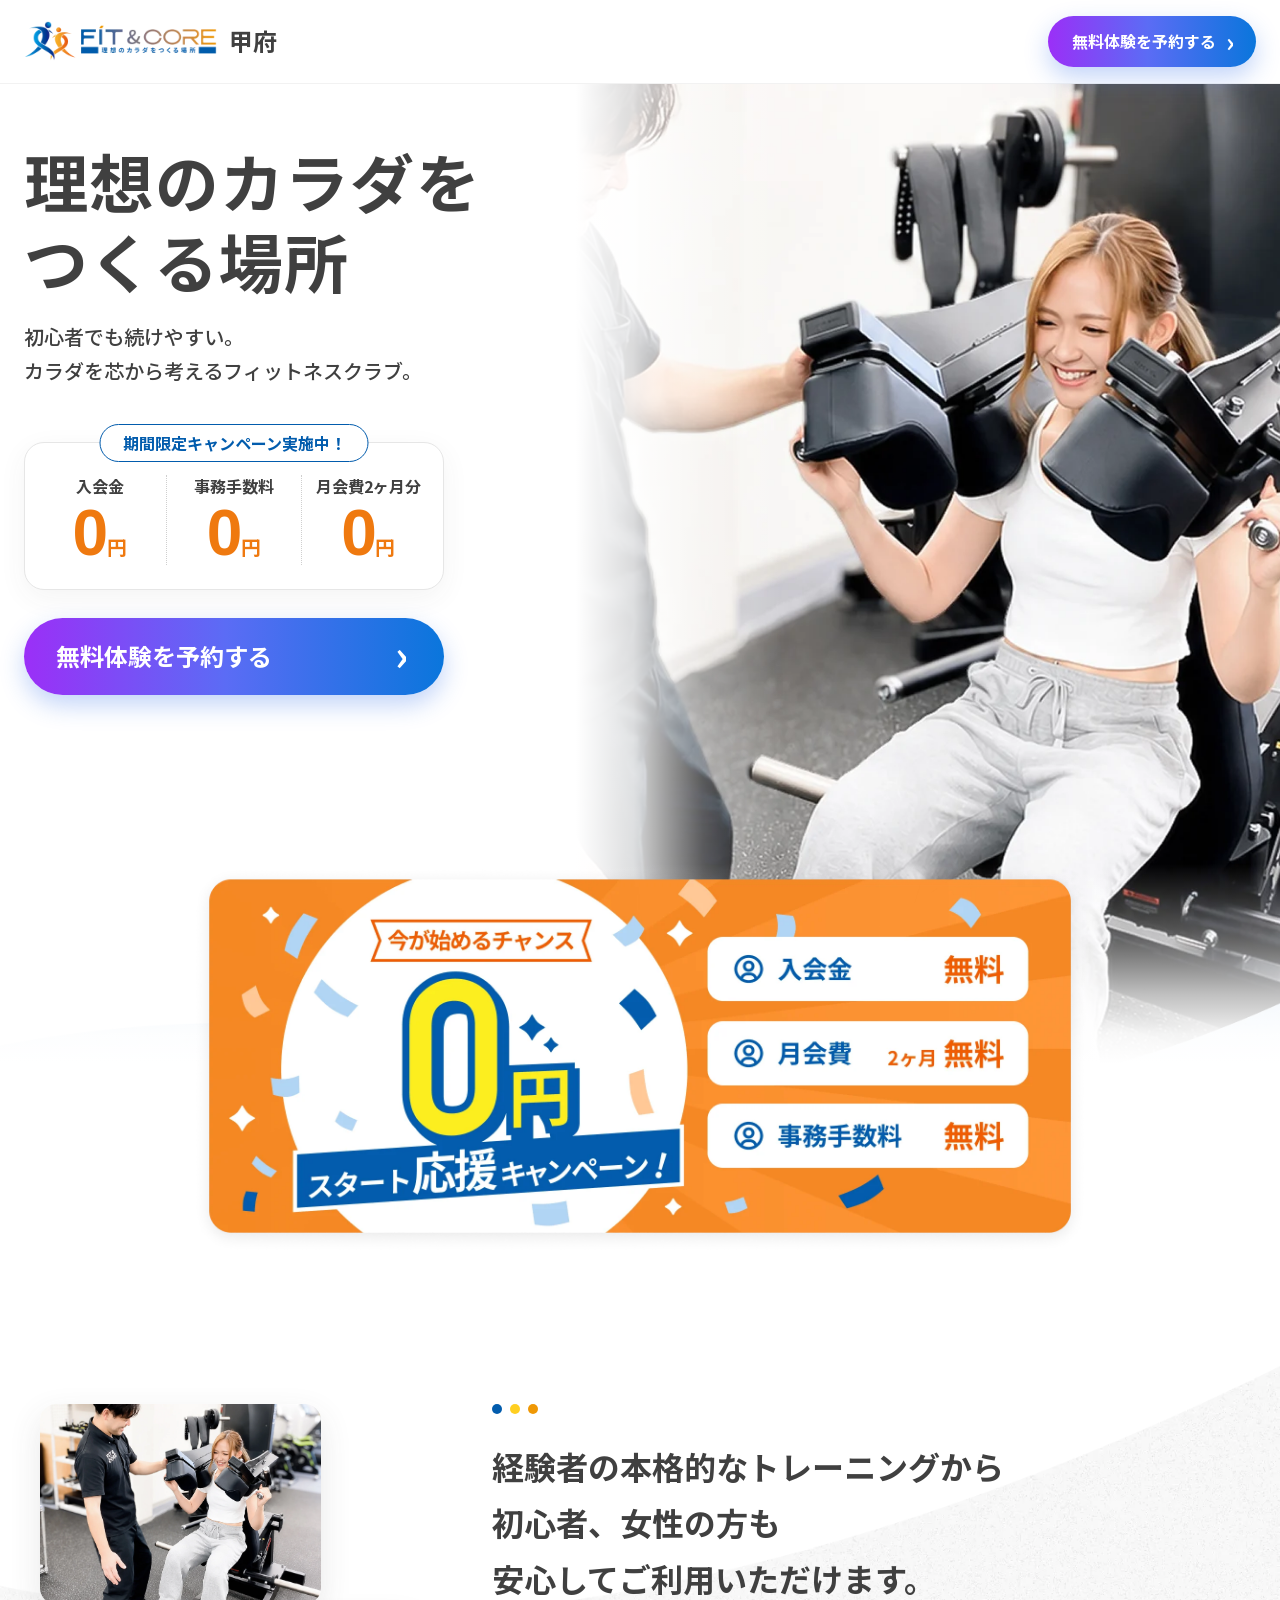
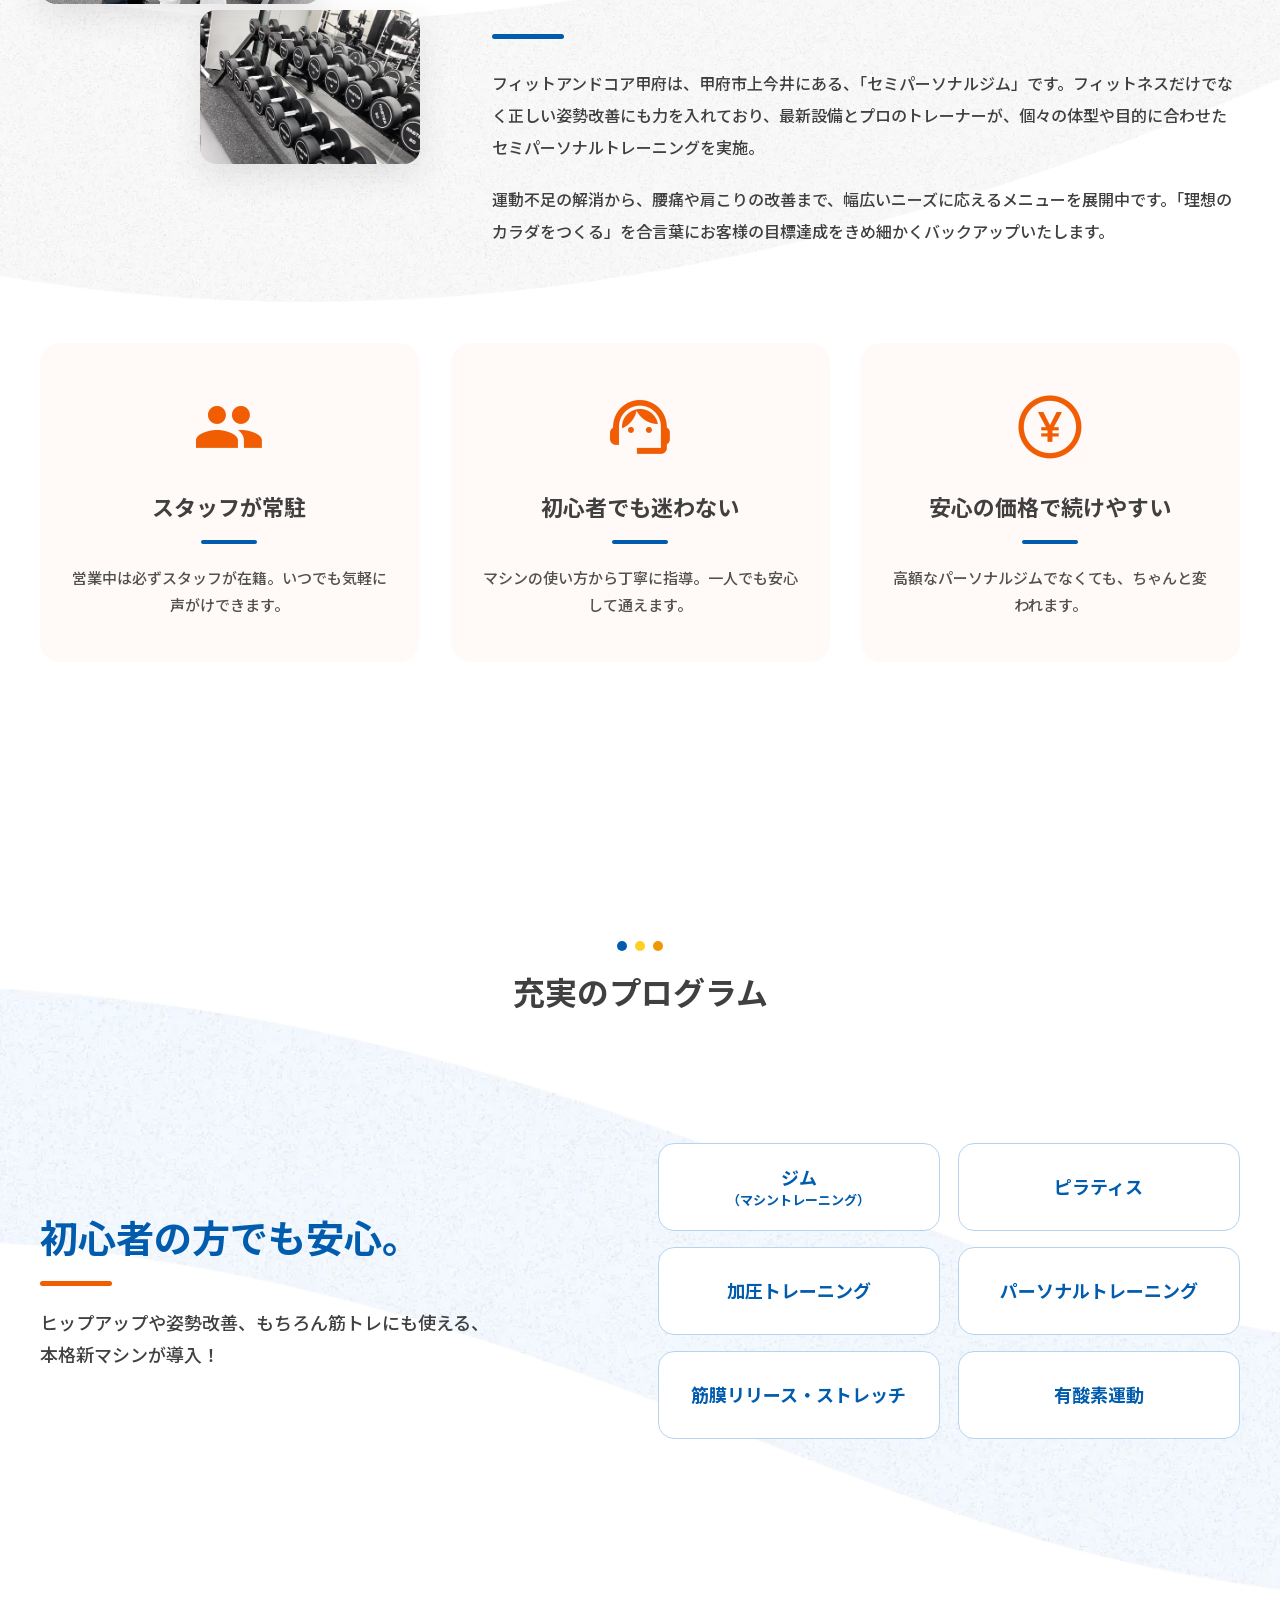
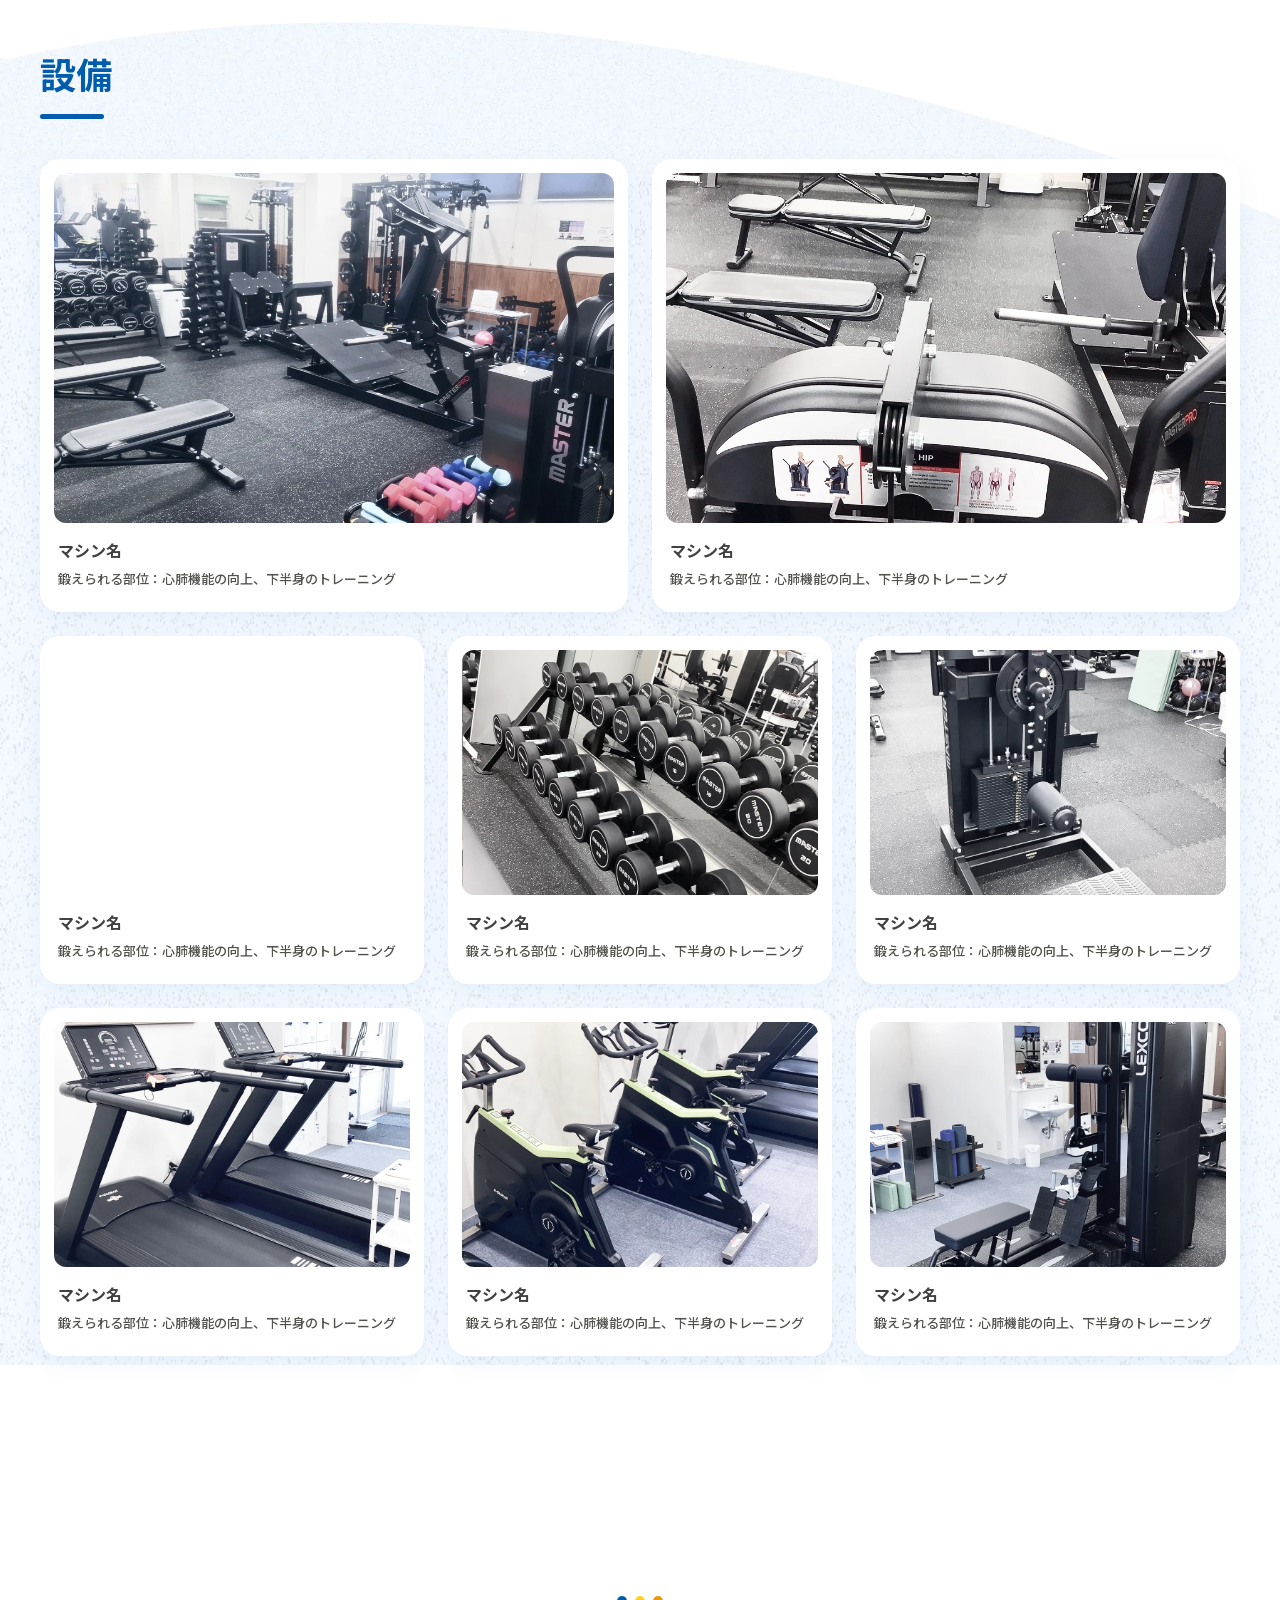
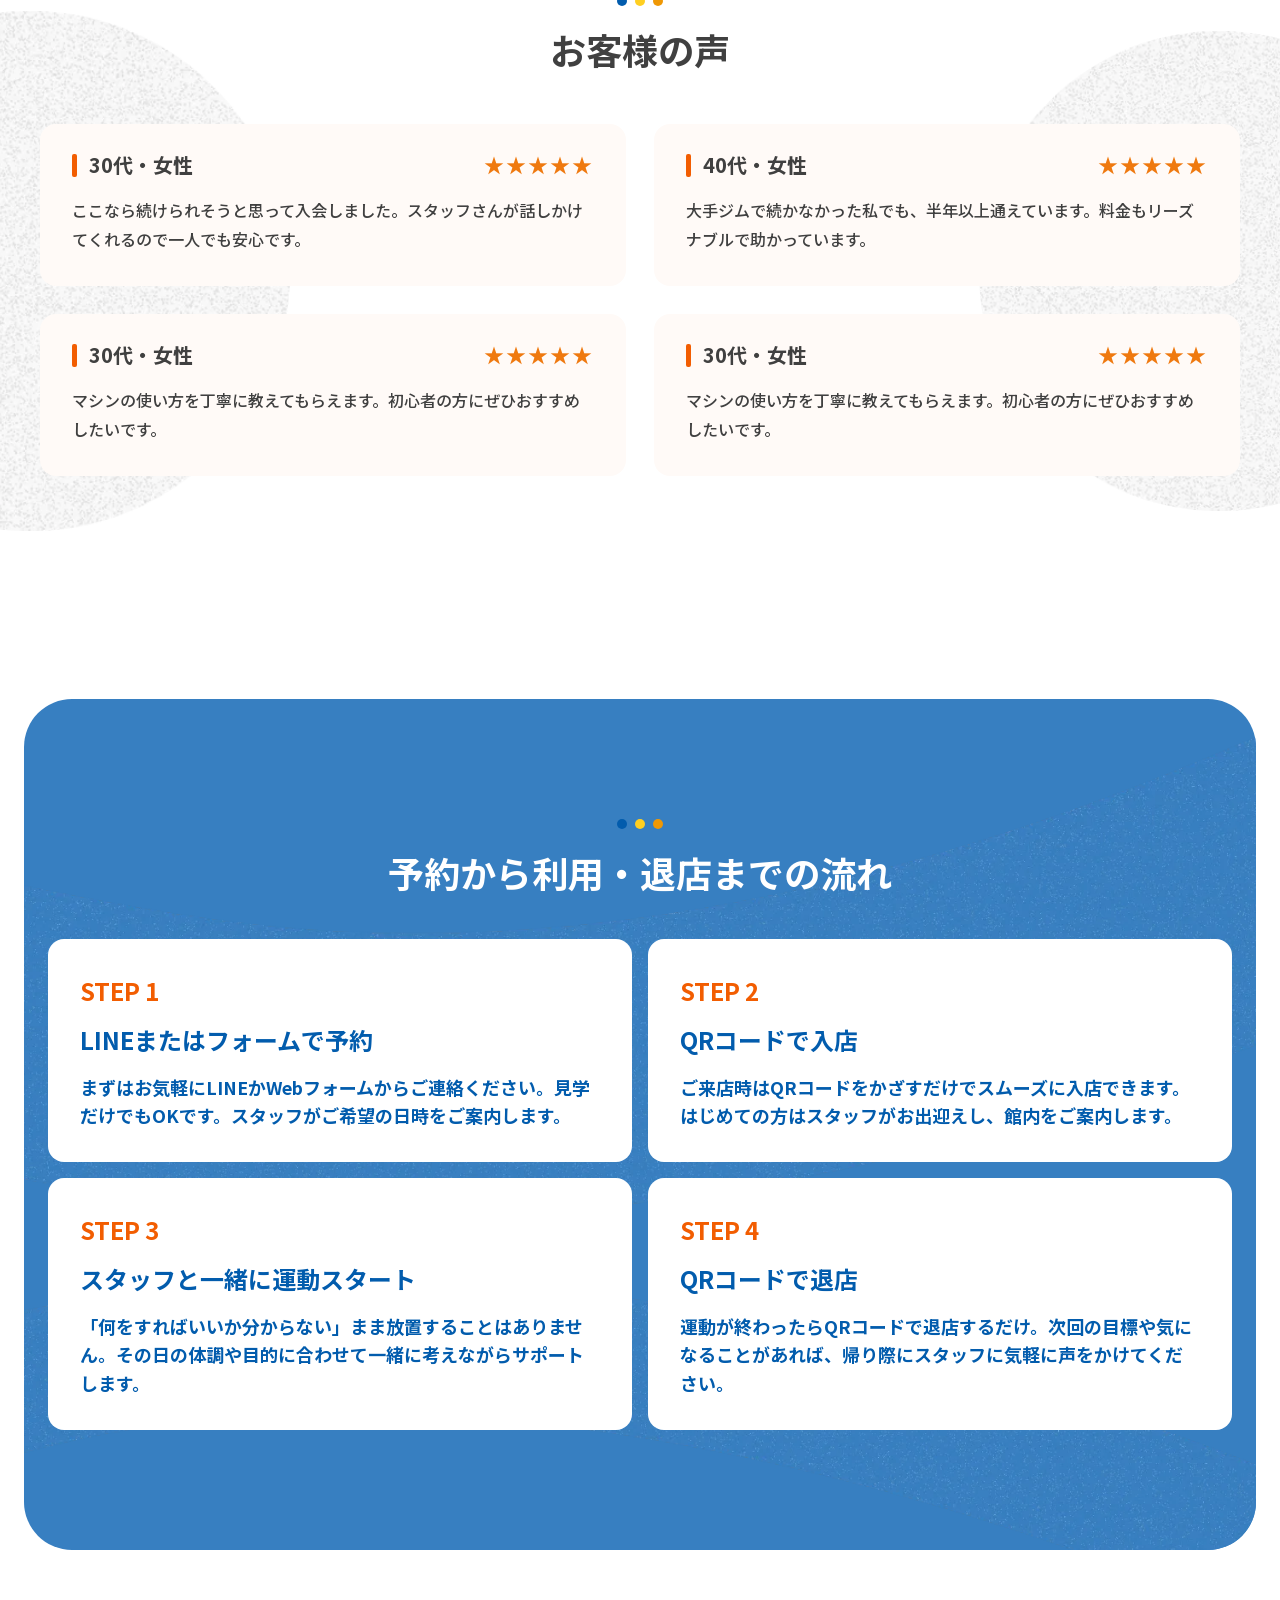
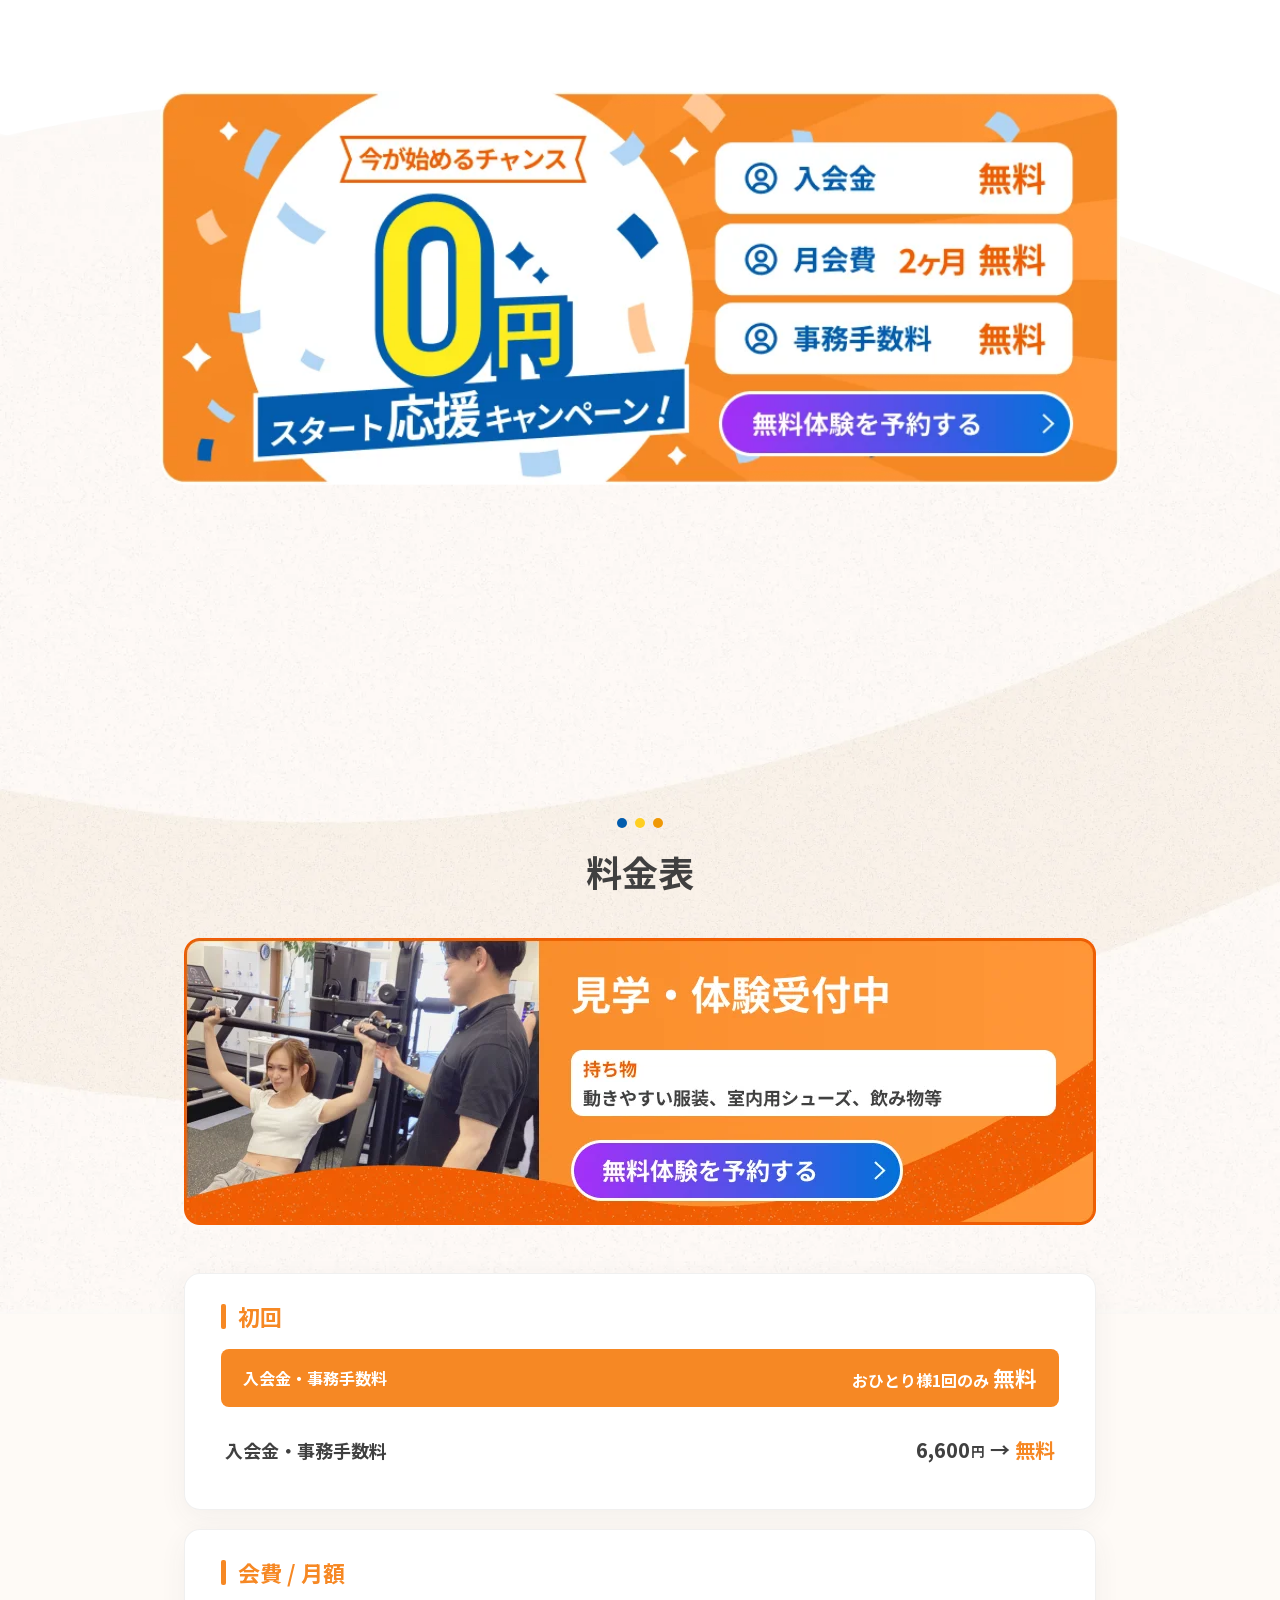
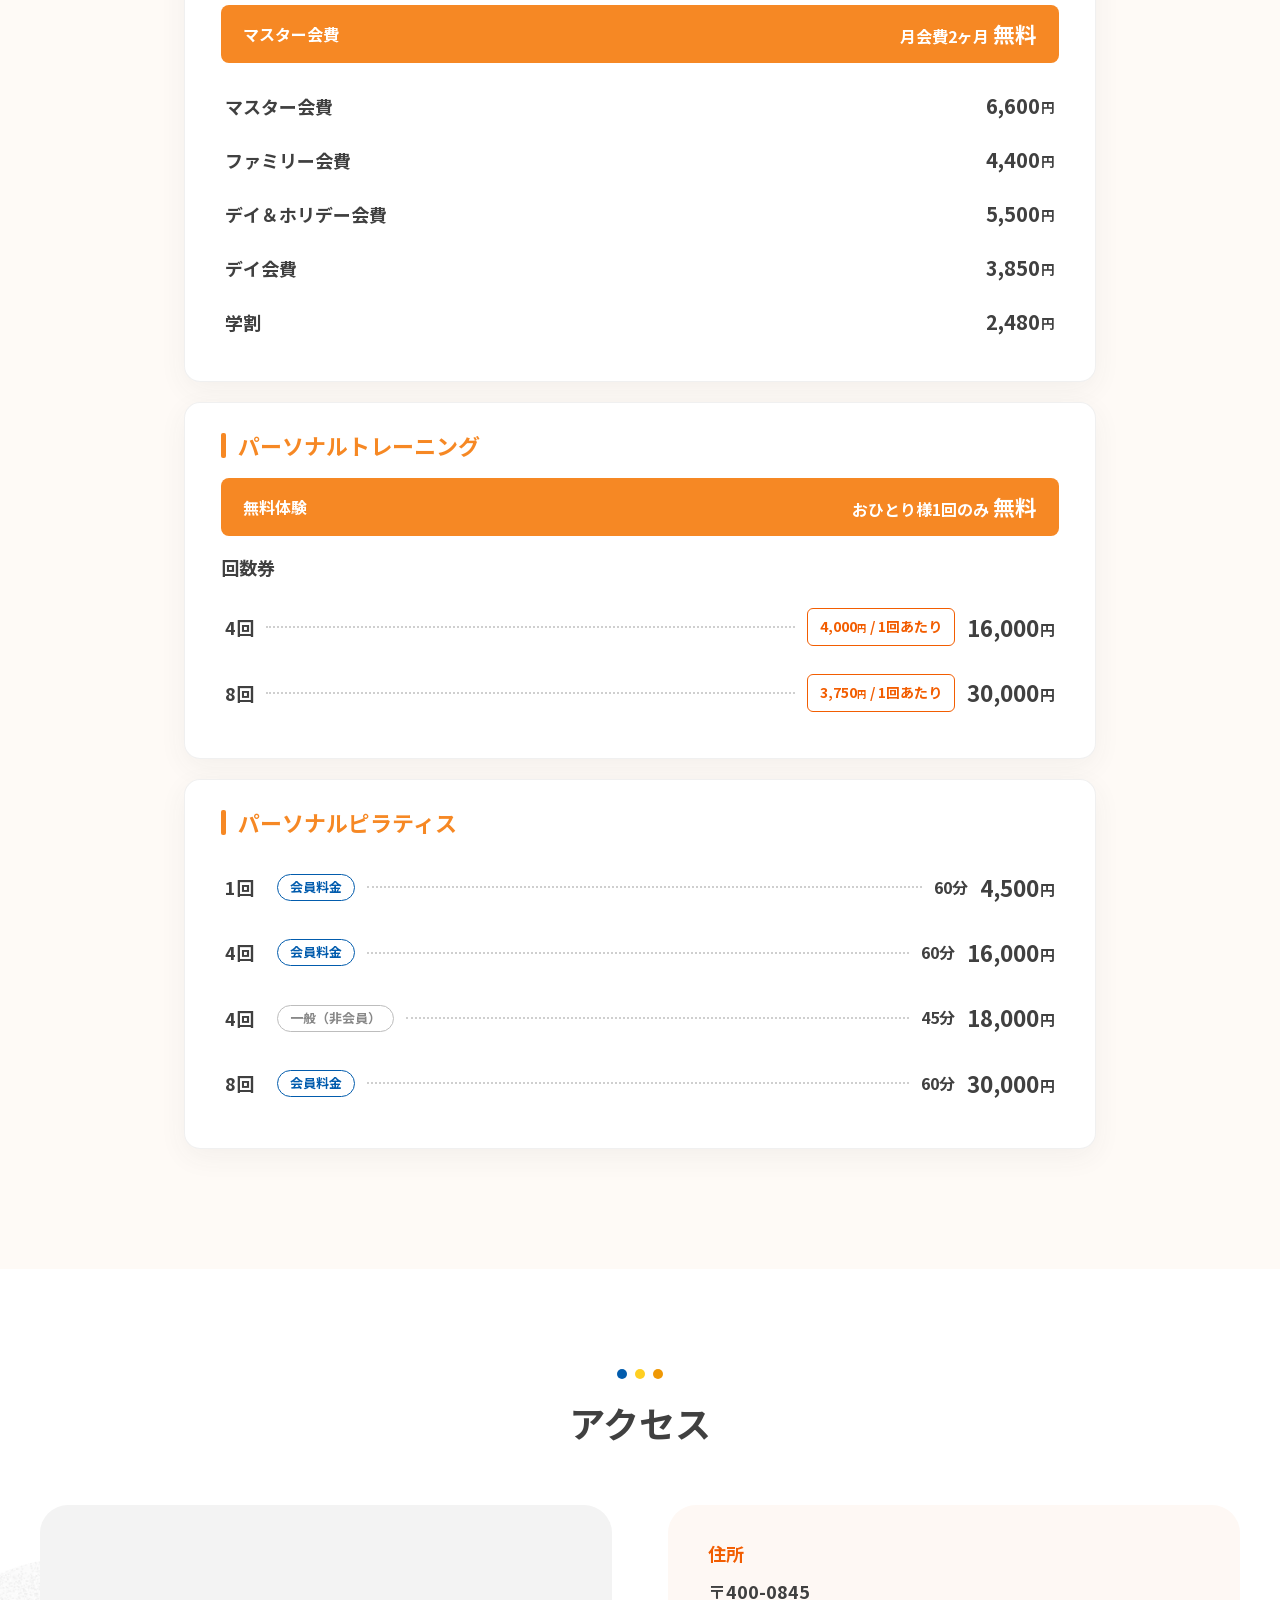
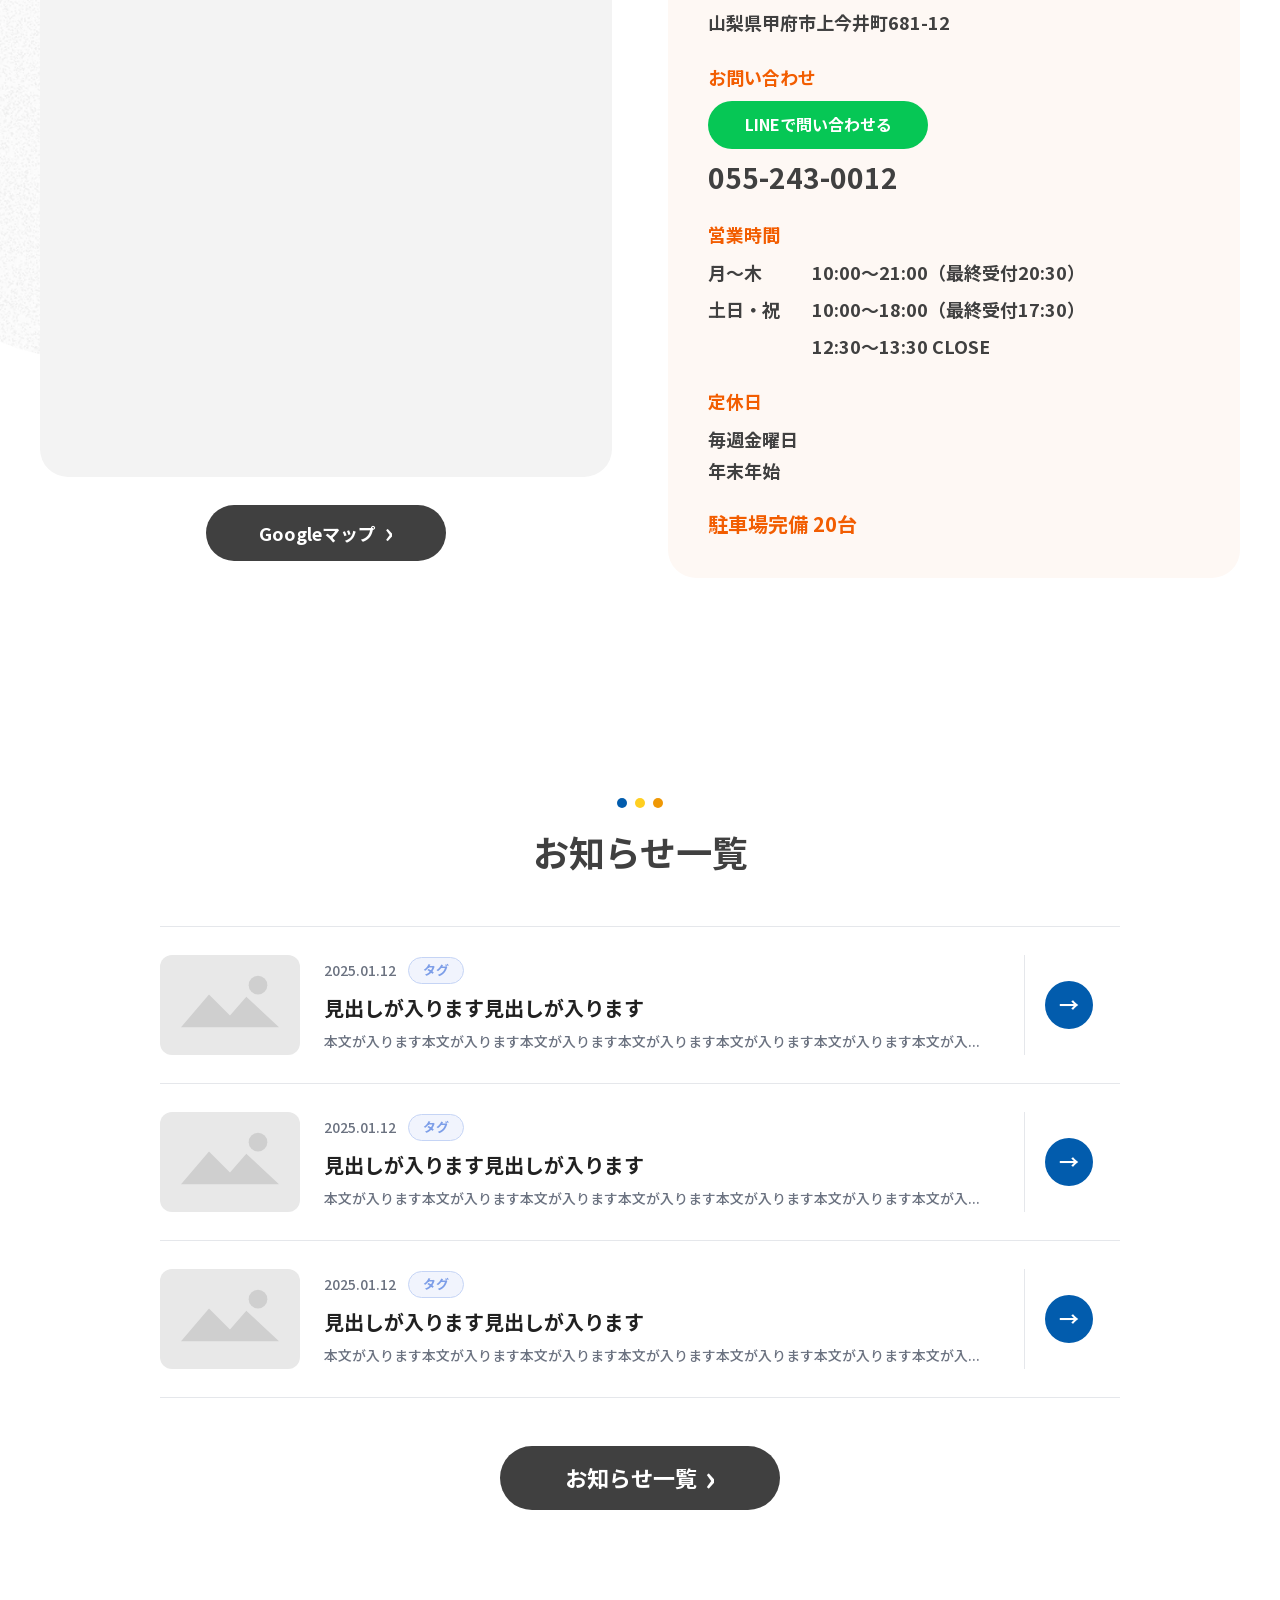
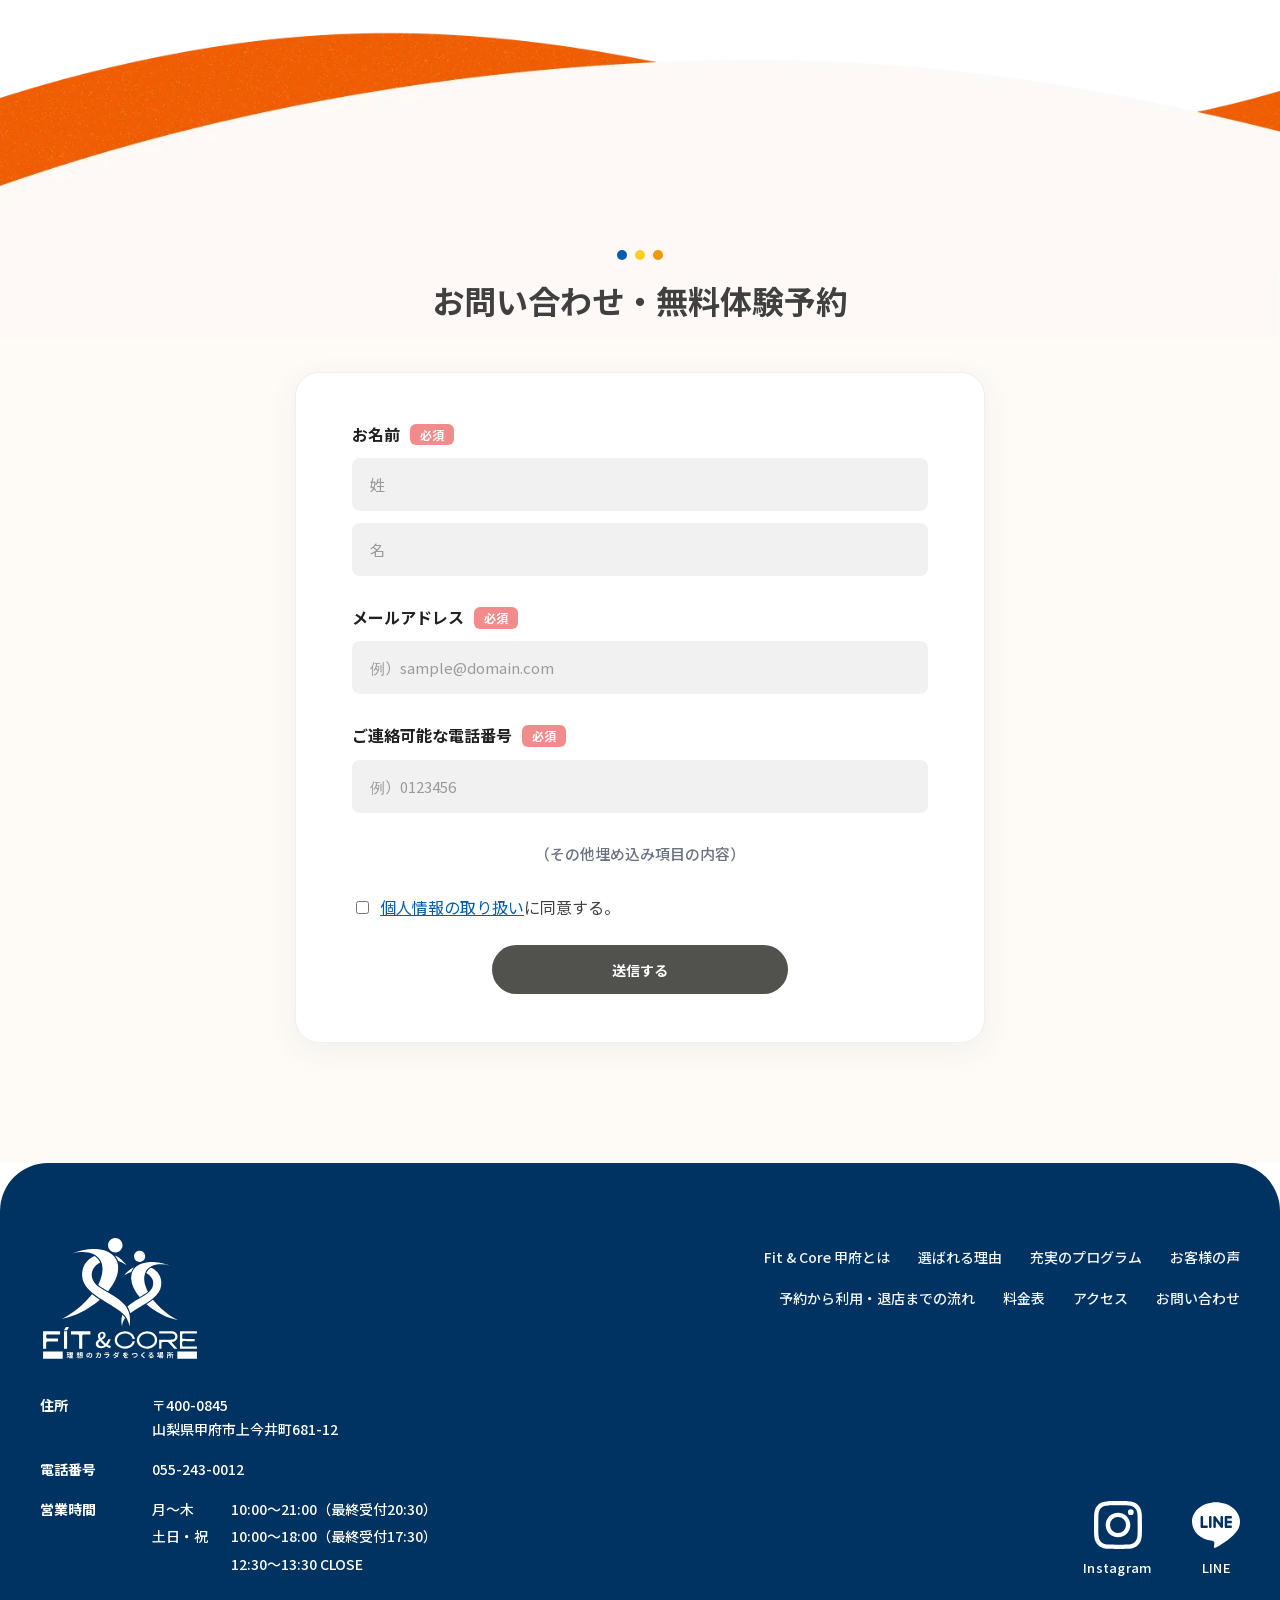
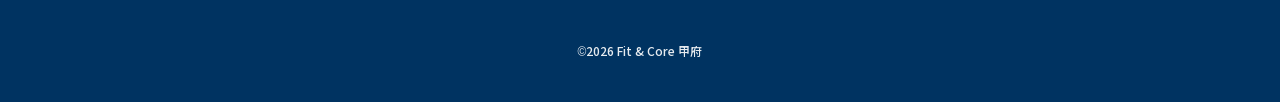
<file: index.html>
<!DOCTYPE html>
<html lang="ja">
<head>
  <meta charset="UTF-8">
  <meta name="viewport" content="width=device-width, initial-scale=1.0">
  <meta name="description" content="FIT＆CORE 甲府 — セミパーソナル付きプログラムフィットネス。1回60分、4つのエクササイズでムリなくやせる、きれいになれる。">
  <title>FIT＆CORE 甲府 | フィットアンドコア甲府</title>

  <link rel="preload" as="image" href="assets/images/hero-fv2.webp" media="(min-width: 769px)" fetchpriority="high">
  <link rel="preload" as="image" href="assets/images/hero-fv2_sp.webp" media="(max-width: 768px)" fetchpriority="high">
  <link rel="preload" href="assets/fonts/noto-sans-jp-subset.woff2" as="font" type="font/woff2" crossorigin>
  <link rel="stylesheet" href="css/fonts.css?v=20260717c">
  <style>:root{--color-primary:#025cad;--color-primary-dark:#003361;--color-primary-flow:#377fc1;--color-orange:#ef790f;--color-orange-accent:#f25d01;--color-orange-light:#ff9f49;--color-text:#404040;--color-text-muted:#51514d;--color-text-dark:#212121;--color-text-news:#364153;--color-bg:#ffffff;--color-bg-beige:#fefaf6;--color-bg-beige-2:#fdf9f6;--color-bg-blue-light:#f3f9ff;--color-bg-blue-wave:#b2d5f4;--color-bg-blue-soft:#d2e5f7;--color-star:#ef790f;--color-tag-bg:#f1f4fd;--color-tag-text:#7d9ee8;--color-required:#d64a3f;--color-input-bg:#f1f1f1;--color-dark-btn:#404040;--color-submit:#51514d;--font-sans:"Noto Sans JP",sans-serif;--site-width:100vw;--container:min(1200px, calc(100% - 48px));--radius-sm:12px;--radius-md:16px;--radius-lg:24px;--radius-pill:67px;--shadow-card:0 4px 24px rgba(2, 92, 173, 0.06)}*,::after,::before{box-sizing:border-box}picture{display:block}.hero__visual picture{width:100%;height:100%}.hero__decor picture{width:100%}html{scroll-behavior:smooth;scroll-padding-top:96px}body{margin:0;font-family:var(--font-sans);font-size:16px;line-height:1.7;color:var(--color-text);background:#fff}.site{width:100%;margin-inline:auto;overflow-x:hidden;background:var(--color-bg)}img{max-width:100%;height:auto;vertical-align:middle}a{color:inherit;text-decoration:none}ul{margin:0;padding:0;list-style:none}.container{width:var(--container);margin-inline:auto}.btn{display:inline-flex;align-items:center;justify-content:center;gap:8px;font-family:var(--font-sans);font-weight:500;border:none;cursor:pointer;transition:opacity .2s,transform .2s}.btn:hover{opacity:.9}.btn__arrow{display:inline-flex;align-items:center;justify-content:center;flex-shrink:0;line-height:1}.btn__arrow::after{content:"›";font-size:1.55em;font-weight:700;line-height:1;transform:translateY(-.05em)}.btn--primary{background:linear-gradient(90deg,#9b2ff7 0,#5b6cf5 48%,#0a76dc 100%);color:#fff;border-radius:var(--radius-pill);box-shadow:0 10px 24px rgba(37,99,235,.28)}.btn--orange{background:var(--color-orange-accent);color:#fff;border-radius:var(--radius-pill)}.btn--dark{background:var(--color-dark-btn);color:#fff;border-radius:var(--radius-pill)}.btn--submit{background:var(--color-submit);color:#fff;border-radius:71px;min-width:296px;min-height:49px;font-size:14px;font-weight:700}.btn--sm{min-height:51px;padding:0 22px 0 24px;gap:10px;font-size:16px;font-weight:700}.btn--lg{min-height:77px;padding:0 40px;gap:12px;font-size:24px;font-weight:700}.btn--lg .btn__arrow::after{font-size:1.7em}.btn--sm .btn__arrow::after{font-size:1.6em}.hero .btn--lg{width:100%;max-width:420px;padding:0 36px 0 32px;justify-content:center}.hero .btn--lg .btn__arrow{margin-left:auto}.header{position:sticky;top:0;z-index:100;background:rgba(255,255,255,.96);backdrop-filter:blur(8px);border-bottom:1px solid rgba(0,0,0,.05)}.header__inner{display:flex;align-items:center;justify-content:space-between;gap:16px;width:100%;max-width:none;min-height:83px;padding-inline:24px}.header__logo{display:flex;align-items:center;gap:12px}.header__logo img{width:auto;height:40px}.header__logo-sub{font-size:24px;font-weight:700;color:var(--color-text)}.header__menu-btn{display:none;position:relative;z-index:120;flex-direction:column;justify-content:center;gap:5px;width:44px;height:44px;padding:0;background:0 0;border:none;cursor:pointer}.header__menu-btn span{display:block;width:22px;height:2px;margin-inline:auto;background:var(--color-text);border-radius:1px;transition:transform .28s ease,opacity .2s ease;transform-origin:center}.header__overlay{display:none}.header__nav{display:none}.br-pc{display:inline}.hero{position:relative;overflow:hidden;background:#fff}.hero__visual{position:absolute;z-index:1;pointer-events:none}.hero__visual img{display:block;width:100%;height:100%;object-fit:cover;object-position:top center;border-radius:0}.hero__decor{position:absolute;left:0;right:0;bottom:0;z-index:3;pointer-events:none;line-height:0}.hero__wave{display:block;width:100%;height:auto}.hero__fade{position:absolute;z-index:2;pointer-events:none}.hero__bottom-fade{position:absolute;left:0;right:0;bottom:0;z-index:3;height:clamp(120px,20vw,220px);pointer-events:none;background:linear-gradient(to bottom,rgba(255,255,255,0) 0,rgba(255,255,255,.35) 35%,rgba(255,255,255,.75) 65%,rgba(255,255,255,.95) 85%,#fff 100%)}.hero__inner{position:relative;z-index:4}.hero__content{position:relative;width:100%}.hero__title{margin:0 0 20px;font-size:clamp(2.5rem, 5vw, 4.5rem);font-weight:700;line-height:1.25;color:var(--color-text);letter-spacing:.02em}.hero__lead{margin:0 0 36px;font-size:20px;font-weight:500;line-height:1.7;color:var(--color-text)}.hero__campaign{position:relative;width:100%;max-width:420px;margin-bottom:28px;padding-top:18px}.hero__campaign-note{position:absolute;top:0;left:50%;z-index:2;transform:translateX(-50%);display:inline-flex;align-items:center;justify-content:center;margin:0;padding:6px 18px;white-space:nowrap;font-size:15px;font-weight:700;line-height:1.4;color:var(--color-primary);background:#fff;border:1.5px solid var(--color-primary);border-radius:var(--radius-pill)}.hero__zeros{display:flex;align-items:stretch;gap:0;padding:28px 12px 22px;background:#fff;border:1px solid #e6e6e6;border-radius:20px;box-shadow:0 8px 28px rgba(64,64,64,.06)}.hero__zero{flex:1;display:flex;flex-direction:column;align-items:center;justify-content:center;text-align:center;padding:0 8px}.hero__zero+.hero__zero{border-left:1.5px dotted #cfcfcf}.hero__zero-label{margin:0 0 4px;font-size:15px;font-weight:700;line-height:1.4;color:var(--color-text)}.hero__zero-value{margin:0;font-size:18px;font-weight:700;color:var(--color-orange);line-height:1}.hero__zero-value span{font-size:clamp(2.75rem, 5vw, 3.75rem);font-family:Helvetica,Arial,"Noto Sans JP",sans-serif;font-weight:700;line-height:1;letter-spacing:-.02em}@media (min-width:1024px){.hero{min-height:980px}.hero__visual{top:0;right:0;left:45%;bottom:0;width:auto;height:auto}.hero__visual img{object-position:58% top}.hero__decor{width:100%;bottom:-38%}.hero__fade{top:0;bottom:0;left:45%;width:min(220px,16vw);background:linear-gradient(90deg,#fff 0,rgba(255,255,255,.85) 28%,rgba(255,255,255,.35) 62%,rgba(255,255,255,0) 100%)}.hero__bottom-fade{height:200px}.hero__inner{padding:56px 24px 140px;padding-left:max(24px,calc((var(--site-width) - 1512px)/ 2 + 80px))}.hero__content{max-width:520px;margin:0}.hero__title{font-size:64px}.hero__campaign-note{font-size:16px;padding:7px 22px}.hero__zeros{padding:32px 8px 24px}.hero__zero-label{font-size:16px}.hero__zero-value{font-size:20px}.hero__zero-value span{font-size:64px}}@media (max-width:1023px){.hero{min-height:auto;padding-bottom:0}.hero__visual{position:relative;width:100%;height:320px;margin-bottom:0;overflow:hidden}.hero__visual::after{content:"";position:absolute;left:0;right:0;bottom:0;z-index:2;height:clamp(120px,32vw,180px);pointer-events:none;background:linear-gradient(to bottom,rgba(255,255,255,0) 0,rgba(255,255,255,.25) 28%,rgba(255,255,255,.7) 58%,rgba(255,255,255,.95) 82%,#fff 100%)}.hero__decor{position:absolute;left:0;right:0;bottom:-18%}.hero__fade{display:none}.hero__bottom-fade{display:none}.hero__inner{padding:28px 24px 100px}.hero__campaign{max-width:none}.hero__campaign-note{font-size:13px;padding:5px 14px}.hero .btn--lg{max-width:none;font-size:18px;min-height:64px}}.campaign-banner{position:relative;z-index:5;padding:0 0 48px;margin-top:-200px;background:0 0}.campaign-banner__img{display:block;width:100%;max-width:900px;margin-inline:auto;border-radius:23px}@media (max-width:1023px){.campaign-banner{margin-top:-96px;padding:0 16px 32px}}@media (max-width:768px){:root{--container:calc(100% - 32px)}.br-pc{display:none}.header{z-index:120}.header__inner{position:relative;z-index:2;min-height:64px;padding-inline:16px}.header__logo img{height:32px}.header__logo-sub{font-size:18px}.header__cta{display:none}.header__menu-btn{display:flex}.hero__visual{height:clamp(240px,62vw,300px)}.hero__visual::after{height:clamp(100px,30vw,140px)}.hero__fade{display:none}.hero__decor{bottom:-12%}.hero__bottom-fade{display:none}.hero__inner{padding:20px 16px 72px}.hero__title{font-size:clamp(2rem, 9vw, 2.6rem);margin-bottom:12px}.hero__lead{font-size:15px;margin-bottom:20px;line-height:1.7}.hero__campaign{margin-bottom:20px}.hero__campaign-note{font-size:11px;padding:4px 10px;white-space:nowrap;letter-spacing:.01em}.hero__zeros{display:flex;flex-direction:row;align-items:stretch;padding:18px 8px 16px}.hero__zero{flex:1 1 0;width:auto;min-width:0;padding:0 4px}.hero__zero+.hero__zero{border-left:1.5px dotted #cfcfcf;border-top:none;padding-top:0;margin-top:0}.hero__zero-label{font-size:11px}.hero__zero-value{font-size:14px}.hero__zero-value span{font-size:clamp(1.75rem, 9vw, 2.5rem)}.hero .btn--lg{width:100%;min-height:54px;font-size:16px}.campaign-banner{margin-top:-56px;padding:0 12px 28px}.campaign-banner__img{border-radius:16px}}</style>
  <link rel="preload" href="css/style.min.css?v=20260723a" as="style" onload="this.onload=null;this.rel='stylesheet'">
  <noscript><link rel="stylesheet" href="css/style.min.css?v=20260723a"></noscript>
</head>
<body>
  <div class="site">
  <header class="header">
    <div class="header__inner">
      <a class="header__logo" href="#top">
        <img src="assets/images/logo-02.webp" alt="FIT＆CORE" width="241" height="50" decoding="async" fetchpriority="low">
        <span class="header__logo-sub">甲府</span>
      </a>
      <a class="btn btn--primary btn--sm header__cta" href="#contact">無料体験を予約する<span class="btn__arrow" aria-hidden="true"></span></a>
      <button class="header__menu-btn" type="button" aria-label="メニューを開く" aria-expanded="false" aria-controls="header-nav">
        <span></span><span></span><span></span>
      </button>
    </div>
  </header>

  <main id="top">
    <!-- Hero -->
    <section class="hero">
      <div class="hero__visual">
        <picture>
          <source srcset="assets/images/hero-fv2_sp.webp" media="(max-width: 768px)" type="image/webp">
          <img src="assets/images/hero-fv2.webp" alt="トレーナーがマシントレーニングをサポートする様子" width="908" height="646" fetchpriority="high" decoding="async">
        </picture>
      </div>
      <div class="hero__decor" aria-hidden="true">
        <picture>
          <source srcset="assets/images/hero-bg-wave_sp.webp" media="(max-width: 768px)" type="image/webp">
          <img class="hero__wave" src="assets/images/hero-bg-wave.webp" alt="" width="1515" height="573" decoding="async" fetchpriority="low">
        </picture>
      </div>
      <div class="hero__fade" aria-hidden="true"></div>
      <div class="hero__bottom-fade" aria-hidden="true"></div>
      <div class="hero__inner">
        <div class="hero__content">
          <h1 class="hero__title">理想のカラダを<br>つくる場所</h1>
          <p class="hero__lead">初心者でも続けやすい。<br>カラダを芯から考えるフィットネスクラブ。</p>
          <div class="hero__campaign">
            <p class="hero__campaign-note">期間限定キャンペーン実施中！</p>
            <div class="hero__zeros">
              <div class="hero__zero">
                <p class="hero__zero-label">入会金</p>
                <p class="hero__zero-value"><span>0</span>円</p>
              </div>
              <div class="hero__zero">
                <p class="hero__zero-label">事務手数料</p>
                <p class="hero__zero-value"><span>0</span>円</p>
              </div>
              <div class="hero__zero">
                <p class="hero__zero-label">月会費2ヶ月分</p>
                <p class="hero__zero-value"><span>0</span>円</p>
              </div>
            </div>
          </div>
          <a class="btn btn--primary btn--lg" href="#contact">無料体験を予約する<span class="btn__arrow" aria-hidden="true"></span></a>
        </div>
      </div>
    </section>

    <!-- Campaign Banner -->
    <section class="campaign-banner" aria-label="キャンペーン">
      <div class="container">
        <picture>
          <source srcset="assets/images/campaign-banner_sp.webp" media="(max-width: 768px)" type="image/webp">
          <img src="assets/images/campaign-banner.webp" alt="今が始めるチャンス！入会金・月会費2ヶ月・事務手数料 すべて無料" class="campaign-banner__img" loading="lazy" decoding="async" fetchpriority="low">
        </picture>
      </div>
    </section>

    <!-- About -->
    <section class="section about" id="about">
      <div class="about__bg" aria-hidden="true">
        <picture>
          <source srcset="assets/images/about-bg-wave_sp.webp" media="(max-width: 768px)" type="image/webp">
          <img src="assets/images/about-bg-wave.webp" alt="" width="1512" height="733" loading="lazy" decoding="async">
        </picture>
      </div>
      <div class="container">
        <div class="about__top">
          <div class="about__photos">
            <picture>
              <source srcset="assets/images/hero-fv2_sp.webp" media="(max-width: 768px)" type="image/webp">
              <img src="assets/images/hero-fv2.webp" alt="トレーナーがマシントレーニングをサポートする様子" class="about__photo about__photo--1" width="257" height="235" loading="lazy" decoding="async">
            </picture>
            <picture>
              <source srcset="assets/images/facility--4_sp.webp" media="(max-width: 768px)" type="image/webp">
              <img src="assets/images/facility--4.webp" alt="ダンベルラック" class="about__photo about__photo--2" width="210" height="263" loading="lazy" decoding="async">
            </picture>
          </div>
          <div class="about__text">
            <div class="section-heading">
              <span class="section-heading__dots" aria-hidden="true"></span>
              <h2 class="section-heading__title">経験者の本格的なトレーニングから<br class="br-pc">初心者、女性の方も<br>安心してご利用いただけます。</h2>
            </div>
            <p>フィットアンドコア甲府は、甲府市上今井にある、「セミパーソナルジム」です。フィットネスだけでなく正しい姿勢改善にも力を入れており、最新設備とプロのトレーナーが、個々の体型や目的に合わせたセミパーソナルトレーニングを実施。</p>
            <p>運動不足の解消から、腰痛や肩こりの改善まで、幅広いニーズに応えるメニューを展開中です。「理想のカラダをつくる」を合言葉にお客様の目標達成をきめ細かくバックアップいたします。</p>
          </div>
        </div>
        <div class="feature-cards">
          <article class="feature-card">
            <div class="feature-card__icon">
              <img src="assets/images/icon-1.webp" alt="" width="72" height="72" loading="lazy" decoding="async">
            </div>
            <h3 class="feature-card__title">スタッフが常駐</h3>
            <p class="feature-card__text">営業中は必ずスタッフが在籍。いつでも気軽に声がけできます。</p>
          </article>
          <article class="feature-card">
            <div class="feature-card__icon">
              <img src="assets/images/icon-2.webp" alt="" width="72" height="72" loading="lazy" decoding="async">
            </div>
            <h3 class="feature-card__title">初心者でも迷わない</h3>
            <p class="feature-card__text">マシンの使い方から丁寧に指導。一人でも安心して通えます。</p>
          </article>
          <article class="feature-card">
            <div class="feature-card__icon">
              <img src="assets/images/icon-3.webp" alt="" width="72" height="72" loading="lazy" decoding="async">
            </div>
            <h3 class="feature-card__title">安心の価格で続けやすい</h3>
            <p class="feature-card__text">高額なパーソナルジムでなくても、ちゃんと変われます。</p>
          </article>
        </div>
      </div>
    </section>

    <!-- Programs -->
    <section class="section programs" id="program">
      <div class="programs__bg" aria-hidden="true">
        <picture>
          <source srcset="assets/images/feature-bg-wave_sp.webp" media="(max-width: 768px)" type="image/webp">
          <img src="assets/images/feature-bg-wave.webp" alt="" width="1512" height="689" loading="lazy" decoding="async">
        </picture>
      </div>
      <div class="container">
        <div class="programs__intro">
          <div class="section-heading section-heading--center">
            <span class="section-heading__dots" aria-hidden="true"></span>
            <h2 class="section-heading__title section-heading__title--sm">充実のプログラム</h2>
          </div>
          <div class="programs__grid">
            <div class="programs__lead">
              <h3 class="programs__catch">初心者の方でも安心。</h3>
              <p>ヒップアップや姿勢改善、もちろん筋トレにも使える、<br class="br-pc">本格新マシンが導入！</p>
            </div>
            <ul class="program-tags">
              <li>ジム<br><small>（マシントレーニング）</small></li>
              <li>ピラティス</li>
              <li>加圧トレーニング</li>
              <li>パーソナルトレーニング</li>
              <li>筋膜リリース・ストレッチ</li>
              <li>有酸素運動</li>
            </ul>
          </div>
        </div>
      </div>
    </section>

    <!-- Facility -->
    <section class="section facility" id="facility" aria-label="設備">
      <div class="facility__bg" aria-hidden="true">
        <picture>
          <source srcset="assets/images/feature-bg-wave2_sp.webp" media="(max-width: 768px)" type="image/webp">
          <img class="facility__bg-wave" src="assets/images/feature-bg-wave2.webp" alt="" width="1512" height="466" loading="lazy" decoding="async">
        </picture>
        <picture>
          <source srcset="assets/images/feature-bg_sp.webp" media="(max-width: 768px)" type="image/webp">
          <img class="facility__bg-fill" src="assets/images/feature-bg.webp" alt="" width="1512" height="1261" loading="lazy" decoding="async">
        </picture>
      </div>
      <div class="container">
        <div class="section-heading section-heading--inline">
          <h2 class="section-heading__title section-heading__title--blue">設備</h2>
        </div>
        <div class="facility__grid">
          <article class="facility-card facility-card--large">
            <picture>
              <source srcset="assets/images/facility--1_sp.webp" media="(max-width: 768px)" type="image/webp">
              <img src="assets/images/facility--1.webp" alt="トレーニングフロア全景" width="560" height="360" loading="lazy" decoding="async">
            </picture>
            <div class="facility-card__body">
              <h3 class="facility-card__name">マシン名</h3>
              <p class="facility-card__desc">鍛えられる部位：心肺機能の向上、下半身のトレーニング</p>
            </div>
          </article>
          <article class="facility-card facility-card--large">
            <picture>
              <source srcset="assets/images/facility--2_sp.webp" media="(max-width: 768px)" type="image/webp">
              <img src="assets/images/facility--2.webp" alt="ヒップマシンとトレーニング器具" width="560" height="360" loading="lazy" decoding="async">
            </picture>
            <div class="facility-card__body">
              <h3 class="facility-card__name">マシン名</h3>
              <p class="facility-card__desc">鍛えられる部位：心肺機能の向上、下半身のトレーニング</p>
            </div>
          </article>
          <article class="facility-card">
            <picture>
              <source srcset="assets/images/facility--3_sp.webp" media="(max-width: 768px)" type="image/webp">
              <img src="assets/images/facility--3.webp" alt="筋力トレーニングマシン" width="360" height="240" loading="lazy" decoding="async">
            </picture>
            <div class="facility-card__body">
              <h3 class="facility-card__name">マシン名</h3>
              <p class="facility-card__desc">鍛えられる部位：心肺機能の向上、下半身のトレーニング</p>
            </div>
          </article>
          <article class="facility-card">
            <picture>
              <source srcset="assets/images/facility--4_sp.webp" media="(max-width: 768px)" type="image/webp">
              <img src="assets/images/facility--4.webp" alt="ダンベルラック" width="360" height="240" loading="lazy" decoding="async">
            </picture>
            <div class="facility-card__body">
              <h3 class="facility-card__name">マシン名</h3>
              <p class="facility-card__desc">鍛えられる部位：心肺機能の向上、下半身のトレーニング</p>
            </div>
          </article>
          <article class="facility-card">
            <picture>
              <source srcset="assets/images/facility--5_sp.webp" media="(max-width: 768px)" type="image/webp">
              <img src="assets/images/facility--5.webp" alt="ウエイトスタックマシン" width="360" height="240" loading="lazy" decoding="async">
            </picture>
            <div class="facility-card__body">
              <h3 class="facility-card__name">マシン名</h3>
              <p class="facility-card__desc">鍛えられる部位：心肺機能の向上、下半身のトレーニング</p>
            </div>
          </article>
          <article class="facility-card">
            <picture>
              <source srcset="assets/images/facility--6_sp.webp" media="(max-width: 768px)" type="image/webp">
              <img src="assets/images/facility--6.webp" alt="トレッドミル" width="360" height="240" loading="lazy" decoding="async">
            </picture>
            <div class="facility-card__body">
              <h3 class="facility-card__name">マシン名</h3>
              <p class="facility-card__desc">鍛えられる部位：心肺機能の向上、下半身のトレーニング</p>
            </div>
          </article>
          <article class="facility-card">
            <picture>
              <source srcset="assets/images/facility--7_sp.webp" media="(max-width: 768px)" type="image/webp">
              <img src="assets/images/facility--7.webp" alt="エアロバイク" width="360" height="240" loading="lazy" decoding="async">
            </picture>
            <div class="facility-card__body">
              <h3 class="facility-card__name">マシン名</h3>
              <p class="facility-card__desc">鍛えられる部位：心肺機能の向上、下半身のトレーニング</p>
            </div>
          </article>
          <article class="facility-card">
            <picture>
              <source srcset="assets/images/facility--8_sp.webp" media="(max-width: 768px)" type="image/webp">
              <img src="assets/images/facility--8.webp" alt="トレーニングマシンとマット類" width="360" height="240" loading="lazy" decoding="async">
            </picture>
            <div class="facility-card__body">
              <h3 class="facility-card__name">マシン名</h3>
              <p class="facility-card__desc">鍛えられる部位：心肺機能の向上、下半身のトレーニング</p>
            </div>
          </article>
        </div>
      </div>
    </section>

    <!-- Reviews -->
    <section class="section reviews" id="reviews">
      <div class="reviews__accents" aria-hidden="true">
        <picture>
          <source srcset="assets/images/round-accent_sp.webp" media="(max-width: 768px)" type="image/webp">
          <img class="reviews__accent reviews__accent--left" src="assets/images/round-accent.webp" alt="" width="467" height="467" loading="lazy" decoding="async">
        </picture>
        <picture>
          <source srcset="assets/images/round-accent_sp.webp" media="(max-width: 768px)" type="image/webp">
          <img class="reviews__accent reviews__accent--right" src="assets/images/round-accent.webp" alt="" width="467" height="467" loading="lazy" decoding="async">
        </picture>
      </div>
      <div class="container">
        <div class="section-heading section-heading--center">
          <span class="section-heading__dots" aria-hidden="true"></span>
          <h2 class="section-heading__title">お客様の声</h2>
        </div>
        <div class="reviews__grid">
          <article class="review-card">
            <div class="review-card__head">
              <span class="review-card__meta">30代・女性</span>
              <span class="review-card__stars" aria-label="5つ星">★★★★★</span>
            </div>
            <p>ここなら続けられそうと思って入会しました。スタッフさんが話しかけてくれるので一人でも安心です。</p>
          </article>
          <article class="review-card">
            <div class="review-card__head">
              <span class="review-card__meta">40代・女性</span>
              <span class="review-card__stars" aria-label="5つ星">★★★★★</span>
            </div>
            <p>大手ジムで続かなかった私でも、半年以上通えています。料金もリーズナブルで助かっています。</p>
          </article>
          <article class="review-card">
            <div class="review-card__head">
              <span class="review-card__meta">30代・女性</span>
              <span class="review-card__stars" aria-label="5つ星">★★★★★</span>
            </div>
            <p>マシンの使い方を丁寧に教えてもらえます。初心者の方にぜひおすすめしたいです。</p>
          </article>
          <article class="review-card">
            <div class="review-card__head">
              <span class="review-card__meta">30代・女性</span>
              <span class="review-card__stars" aria-label="5つ星">★★★★★</span>
            </div>
            <p>マシンの使い方を丁寧に教えてもらえます。初心者の方にぜひおすすめしたいです。</p>
          </article>
        </div>
        <div class="reviews__action">
          <a class="btn btn--dark" href="https://maps.app.goo.gl/NUYLRf5okDHQF5Z96" target="_blank" rel="noopener noreferrer">Google レビュー<span class="btn__arrow" aria-hidden="true"></span></a>
        </div>
      </div>
    </section>

    <!-- Flow -->
    <section class="section flow" id="flow">
      <div class="flow__panel">
        <div class="flow__bg" aria-hidden="true">
          <picture>
            <source srcset="assets/images/howtouse-bg-wave_sp.webp" media="(max-width: 768px)" type="image/webp">
            <img src="assets/images/howtouse-bg-wave.webp" alt="" width="1512" height="998" loading="lazy" decoding="async">
          </picture>
        </div>
        <div class="container">
          <div class="section-heading section-heading--center section-heading--white">
            <span class="section-heading__dots" aria-hidden="true"></span>
            <h2 class="section-heading__title">予約から利用・退店までの流れ</h2>
          </div>
          <div class="flow__grid">
            <article class="flow-card">
              <p class="flow-card__step">STEP 1</p>
              <h3 class="flow-card__title">LINEまたはフォームで予約</h3>
              <p class="flow-card__text">まずはお気軽にLINEかWebフォームからご連絡ください。見学だけでもOKです。スタッフがご希望の日時をご案内します。</p>
            </article>
            <article class="flow-card">
              <p class="flow-card__step">STEP 2</p>
              <h3 class="flow-card__title">QRコードで入店</h3>
              <p class="flow-card__text">ご来店時はQRコードをかざすだけでスムーズに入店できます。はじめての方はスタッフがお出迎えし、館内をご案内します。</p>
            </article>
            <article class="flow-card">
              <p class="flow-card__step">STEP 3</p>
              <h3 class="flow-card__title">スタッフと一緒に運動スタート</h3>
              <p class="flow-card__text">「何をすればいいか分からない」まま放置することはありません。その日の体調や目的に合わせて一緒に考えながらサポートします。</p>
            </article>
            <article class="flow-card">
              <p class="flow-card__step">STEP 4</p>
              <h3 class="flow-card__title">QRコードで退店</h3>
              <p class="flow-card__text">運動が終わったらQRコードで退店するだけ。次回の目標や気になることがあれば、帰り際にスタッフに気軽に声をかけてください。</p>
            </article>
          </div>
        </div>
      </div>
    </section>

    <!-- Pricing -->
    <section class="section pricing" id="price">
      <div class="pricing__bg" aria-hidden="true">
        <picture>
          <source srcset="assets/images/price-bg-wave_sp.webp" media="(max-width: 768px)" type="image/webp">
          <img class="pricing__bg-wave" src="assets/images/price-bg-wave.webp" alt="" width="1512" height="1534" loading="lazy" decoding="async">
        </picture>
        <div class="pricing__bg-fill"></div>
      </div>
      <div class="container">
        <a class="pricing-campaign" href="#contact">
          <picture>
            <source srcset="assets/images/campaign-banner-button_sp.webp" media="(max-width: 768px)" type="image/webp">
            <img class="pricing-campaign__img" src="assets/images/campaign-banner-button.webp" alt="今が始めるチャンス！スタート応援キャンペーン。入会金・月会費2ヶ月・事務手数料すべて無料。無料体験を予約する" width="900" height="369" loading="lazy" decoding="async">
          </picture>
        </a>

        <div class="section-heading section-heading--center">
          <span class="section-heading__dots" aria-hidden="true"></span>
          <h2 class="section-heading__title" id="price-table">料金表</h2>
        </div>

        <a class="pricing-visit" href="#contact">
          <picture>
            <source srcset="assets/images/free-campaign-banner_sp.webp" media="(max-width: 768px)" type="image/webp">
            <img class="pricing-visit__img" src="assets/images/free-campaign-banner.webp" alt="見学・体験受付中。持ち物：動きやすい服装、室内用シューズ、飲み物等。無料体験を予約する" width="912" height="287" loading="lazy" decoding="async">
          </picture>
        </a>

        <div class="price-cards">
          <div class="price-card">
            <h3 class="price-card__label">初回</h3>
            <div class="price-promo">
              <span>入会金・事務手数料</span>
              <span>おひとり様1回のみ <strong>無料</strong></span>
            </div>
            <div class="price-row">
              <span>入会金・事務手数料</span>
              <span class="price-row__value">6,600<span class="yen">円</span> → <em>無料</em></span>
            </div>
          </div>

          <div class="price-card">
            <h3 class="price-card__label">会費 / 月額</h3>
            <div class="price-promo">
              <span>マスター会費</span>
              <span>月会費2ヶ月 <strong>無料</strong></span>
            </div>
            <div class="price-row"><span>マスター会費</span><span class="price-row__value">6,600<span class="yen">円</span></span></div>
            <div class="price-row"><span>ファミリー会費</span><span class="price-row__value">4,400<span class="yen">円</span></span></div>
            <div class="price-row"><span>デイ＆ホリデー会費</span><span class="price-row__value">5,500<span class="yen">円</span></span></div>
            <div class="price-row"><span>デイ会費</span><span class="price-row__value">3,850<span class="yen">円</span></span></div>
            <div class="price-row"><span>学割</span><span class="price-row__value">2,480<span class="yen">円</span></span></div>
          </div>

          <div class="price-card">
            <h3 class="price-card__label">パーソナルトレーニング</h3>
            <div class="price-promo">
              <span>無料体験</span>
              <span>おひとり様1回のみ <strong>無料</strong></span>
            </div>
            <p class="price-card__sub">回数券</p>
            <div class="price-ticket">
              <span class="price-ticket__count">4回</span>
              <span class="price-ticket__line" aria-hidden="true"></span>
              <span class="price-ticket__unit">4,000<span class="yen">円</span> / 1回あたり</span>
              <span class="price-ticket__total">16,000<span class="yen">円</span></span>
            </div>
            <div class="price-ticket">
              <span class="price-ticket__count">8回</span>
              <span class="price-ticket__line" aria-hidden="true"></span>
              <span class="price-ticket__unit">3,750<span class="yen">円</span> / 1回あたり</span>
              <span class="price-ticket__total">30,000<span class="yen">円</span></span>
            </div>
          </div>

          <div class="price-card">
            <h3 class="price-card__label">パーソナルピラティス</h3>
            <div class="price-pilates">
              <span class="price-pilates__count">1回</span>
              <span class="price-badge price-badge--member">会員料金</span>
              <span class="price-pilates__line" aria-hidden="true"></span>
              <span class="price-pilates__time">60分</span>
              <span class="price-pilates__price">4,500<span class="yen">円</span></span>
            </div>
            <div class="price-pilates">
              <span class="price-pilates__count">4回</span>
              <span class="price-badge price-badge--member">会員料金</span>
              <span class="price-pilates__line" aria-hidden="true"></span>
              <span class="price-pilates__time">60分</span>
              <span class="price-pilates__price">16,000<span class="yen">円</span></span>
            </div>
            <div class="price-pilates">
              <span class="price-pilates__count">4回</span>
              <span class="price-badge price-badge--guest">一般（非会員）</span>
              <span class="price-pilates__line" aria-hidden="true"></span>
              <span class="price-pilates__time">45分</span>
              <span class="price-pilates__price">18,000<span class="yen">円</span></span>
            </div>
            <div class="price-pilates">
              <span class="price-pilates__count">8回</span>
              <span class="price-badge price-badge--member">会員料金</span>
              <span class="price-pilates__line" aria-hidden="true"></span>
              <span class="price-pilates__time">60分</span>
              <span class="price-pilates__price">30,000<span class="yen">円</span></span>
            </div>
          </div>
        </div>
      </div>
    </section>

    <!-- Access -->
    <section class="section access" id="access">
      <div class="container">
        <div class="section-heading section-heading--center">
          <span class="section-heading__dots" aria-hidden="true"></span>
          <h2 class="section-heading__title">アクセス</h2>
        </div>
        <div class="access__grid">
          <div class="access__map-col">
            <div class="access__accent" aria-hidden="true">
              <picture>
                <source srcset="assets/images/round-accent_sp.webp" media="(max-width: 768px)" type="image/webp">
                <img src="assets/images/round-accent.webp" alt="" width="467" height="467" loading="lazy" decoding="async">
              </picture>
            </div>
            <div class="access__map">
              <iframe
                src="https://www.google.com/maps/embed?pb=!1m18!1m12!1m3!1d3243.084572321542!2d138.56818647694956!3d35.625641533023796!2m3!1f0!2f0!3f0!3m2!1i1024!2i768!4f13.1!3m3!1m2!1s0x601bfa107a365221%3A0x1754c01e9a53bdf2!2s681-12%20Kamiimaich%C5%8D%2C%20Kofu%2C%20Yamanashi%20400-0845!5e0!3m2!1sen!2sjp!4v1783954124481!5m2!1sen!2sjp"
                title="FIT＆CORE 甲府の地図"
                width="600"
                height="450"
                style="border:0;"
                allowfullscreen=""
                loading="lazy"
                referrerpolicy="strict-origin-when-cross-origin"
              ></iframe>
            </div>
            <div class="access__action">
              <a class="btn btn--dark" href="https://maps.google.com/?q=山梨県甲府市上今井町681-12" target="_blank" rel="noopener noreferrer">Googleマップ<span class="btn__arrow" aria-hidden="true"></span></a>
            </div>
          </div>
          <div class="access__info">
            <div class="access__block">
              <h3 class="access__label">住所</h3>
              <p>〒400-0845<br>山梨県甲府市上今井町681-12</p>
            </div>
            <div class="access__block">
              <h3 class="access__label">お問い合わせ</h3>
              <div class="access__contact">
                <a class="access__line" href="https://lin.ee/ra7OqvO" target="_blank" rel="noopener noreferrer">LINEで問い合わせる</a>
                <a class="access__tel" href="tel:0552430012">055-243-0012</a>
              </div>
            </div>
            <div class="access__block">
              <h3 class="access__label">営業時間</h3>
              <dl class="access__hours">
                <div class="access__hours-row">
                  <dt>月〜木</dt>
                  <dd>10:00〜21:00（最終受付20:30）</dd>
                </div>
                <div class="access__hours-row">
                  <dt>土日・祝</dt>
                  <dd>10:00〜18:00（最終受付17:30）</dd>
                </div>
                <div class="access__hours-row">
                  <dt></dt>
                  <dd>12:30〜13:30 CLOSE</dd>
                </div>
              </dl>
            </div>
            <div class="access__block">
              <h3 class="access__label">定休日</h3>
              <p>毎週金曜日<br>年末年始</p>
            </div>
            <p class="access__parking">駐車場完備 20台</p>
          </div>
        </div>
      </div>
    </section>

    <!-- News -->
    <section class="section news" id="news">
      <div class="container">
        <div class="section-heading section-heading--center">
          <span class="section-heading__dots" aria-hidden="true"></span>
          <h2 class="section-heading__title">お知らせ一覧</h2>
        </div>
        <ul class="news-list">
          <li class="news-item">
            <a class="news-item__link" href="#">
              <div class="news-item__thumb" aria-hidden="true"></div>
              <div class="news-item__body">
                <div class="news-item__meta">
                  <time datetime="2025-01-12">2025.01.12</time>
                  <span class="news-item__tag">タグ</span>
                </div>
                <h3 class="news-item__title">見出しが入ります見出しが入ります</h3>
                <p class="news-item__excerpt">本文が入ります本文が入ります本文が入ります本文が入ります本文が入ります本文が入ります本文が入ります本文が入ります本文が入ります。</p>
              </div>
              <span class="news-item__more" aria-hidden="true"></span>
            </a>
          </li>
          <li class="news-item">
            <a class="news-item__link" href="#">
              <div class="news-item__thumb" aria-hidden="true"></div>
              <div class="news-item__body">
                <div class="news-item__meta">
                  <time datetime="2025-01-12">2025.01.12</time>
                  <span class="news-item__tag">タグ</span>
                </div>
                <h3 class="news-item__title">見出しが入ります見出しが入ります</h3>
                <p class="news-item__excerpt">本文が入ります本文が入ります本文が入ります本文が入ります本文が入ります本文が入ります本文が入ります本文が入ります本文が入ります。</p>
              </div>
              <span class="news-item__more" aria-hidden="true"></span>
            </a>
          </li>
          <li class="news-item">
            <a class="news-item__link" href="#">
              <div class="news-item__thumb" aria-hidden="true"></div>
              <div class="news-item__body">
                <div class="news-item__meta">
                  <time datetime="2025-01-12">2025.01.12</time>
                  <span class="news-item__tag">タグ</span>
                </div>
                <h3 class="news-item__title">見出しが入ります見出しが入ります</h3>
                <p class="news-item__excerpt">本文が入ります本文が入ります本文が入ります本文が入ります本文が入ります本文が入ります本文が入ります本文が入ります本文が入ります。</p>
              </div>
              <span class="news-item__more" aria-hidden="true"></span>
            </a>
          </li>
        </ul>
        <div class="news__action">
          <a class="btn btn--dark" href="#">お知らせ一覧<span class="btn__arrow" aria-hidden="true"></span></a>
        </div>
      </div>
    </section>

    <!-- Contact -->
    <section class="section contact" id="contact">
      <div class="contact__bg" aria-hidden="true">
        <div class="contact__bg-fill"></div>
        <picture>
          <source srcset="assets/images/contact-bg-wave_sp.webp" media="(max-width: 768px)" type="image/webp">
          <img class="contact__bg-wave" src="assets/images/contact-bg-wave.webp" alt="" width="1512" height="366" loading="lazy" decoding="async">
        </picture>
      </div>
      <div class="container">
        <div class="section-heading section-heading--center">
          <span class="section-heading__dots" aria-hidden="true"></span>
          <h2 class="section-heading__title">お問い合わせ・無料体験予約</h2>
        </div>
        <form class="contact-form" action="#" method="post">
          <div class="form-field">
            <span class="form-field__label">お名前 <span class="form-field__required">必須</span></span>
            <label class="form-field__control">
              <span class="visually-hidden">姓</span>
              <input type="text" name="last_name" placeholder="姓" required>
            </label>
            <label class="form-field__control">
              <span class="visually-hidden">名</span>
              <input type="text" name="first_name" placeholder="名" required>
            </label>
          </div>
          <label class="form-field">
            <span class="form-field__label">メールアドレス <span class="form-field__required">必須</span></span>
            <input type="email" name="email" placeholder="例）sample@domain.com" required>
          </label>
          <label class="form-field">
            <span class="form-field__label">ご連絡可能な電話番号 <span class="form-field__required">必須</span></span>
            <input type="tel" name="tel" placeholder="例）0123456" required>
          </label>
          <p class="contact-form__embed-note">（その他埋め込み項目の内容）</p>
          <label class="form-check">
            <input type="checkbox" name="privacy" required>
            <span><a href="#">個人情報の取り扱い</a>に同意する。</span>
          </label>
          <button class="btn btn--submit" type="submit">送信する</button>
        </form>
      </div>
    </section>
  </main>

  <footer class="footer">
    <div class="container footer__inner">
      <div class="footer__brand">
        <img class="footer__logo" src="assets/images/logo-footer.svg" alt="FIT＆CORE 甲府" width="160" height="127" loading="lazy" decoding="async">
        <dl class="footer__info">
          <div class="footer__info-row">
            <dt>住所</dt>
            <dd>〒400-0845<br>山梨県甲府市上今井町681-12</dd>
          </div>
          <div class="footer__info-row">
            <dt>電話番号</dt>
            <dd><a href="tel:0552430012">055-243-0012</a></dd>
          </div>
          <div class="footer__info-row">
            <dt>営業時間</dt>
            <dd>
              <dl class="access__hours footer__hours">
                <div class="access__hours-row">
                  <dt>月〜木</dt>
                  <dd>10:00〜21:00（最終受付20:30）</dd>
                </div>
                <div class="access__hours-row">
                  <dt>土日・祝</dt>
                  <dd>10:00〜18:00（最終受付17:30）</dd>
                </div>
                <div class="access__hours-row">
                  <dt></dt>
                  <dd>12:30〜13:30 CLOSE</dd>
                </div>
              </dl>
            </dd>
          </div>
        </dl>
      </div>
      <div class="footer__aside">
        <nav class="footer__nav" aria-label="フッターナビゲーション">
          <ul class="footer__nav-row">
            <li><a href="#about">Fit &amp; Core 甲府とは</a></li>
            <li><a href="#about">選ばれる理由</a></li>
            <li><a href="#program">充実のプログラム</a></li>
            <li><a href="#reviews">お客様の声</a></li>
          </ul>
          <ul class="footer__nav-row">
            <li><a href="#flow">予約から利用・退店までの流れ</a></li>
            <li><a href="#price-table">料金表</a></li>
            <li><a href="#access">アクセス</a></li>
            <li><a href="#contact">お問い合わせ</a></li>
          </ul>
        </nav>
        <ul class="footer__sns" aria-label="SNS">
          <li>
            <a class="footer__sns-link" href="https://www.instagram.com/fit.core.kofu/" target="_blank" rel="noopener noreferrer">
              <img class="footer__sns-icon" src="assets/images/icon-instagram.svg" alt="" width="48" height="48" loading="lazy" decoding="async">
              <span class="footer__sns-label">Instagram</span>
            </a>
          </li>
          <li>
            <a class="footer__sns-link" href="https://lin.ee/ra7OqvO" target="_blank" rel="noopener noreferrer">
              <img class="footer__sns-icon" src="assets/images/icon-line.svg" alt="" width="48" height="48" loading="lazy" decoding="async">
              <span class="footer__sns-label">LINE</span>
            </a>
          </li>
        </ul>
      </div>
    </div>
    <p class="footer__copy">&copy;2026 Fit &amp; Core 甲府</p>
  </footer>
  </div>

  <div class="header__overlay" id="header-nav" aria-hidden="true" inert>
    <nav class="header__nav" aria-label="メインナビゲーション">
      <a href="#about">Fit &amp; Core 甲府とは</a>
      <a href="#program">充実のプログラム</a>
      <a href="#reviews">お客様の声</a>
      <a href="#flow">予約から利用・退店までの流れ</a>
      <a href="#price-table">料金表</a>
      <a href="#access">アクセス</a>
      <a href="#contact">お問い合わせ</a>
      <a class="btn btn--primary btn--sm header__nav-cta" href="#contact">無料体験を予約する<span class="btn__arrow" aria-hidden="true"></span></a>
    </nav>
  </div>

  <script src="js/main.js?v=20260721b" defer></script>
</body>
</html>
</file>
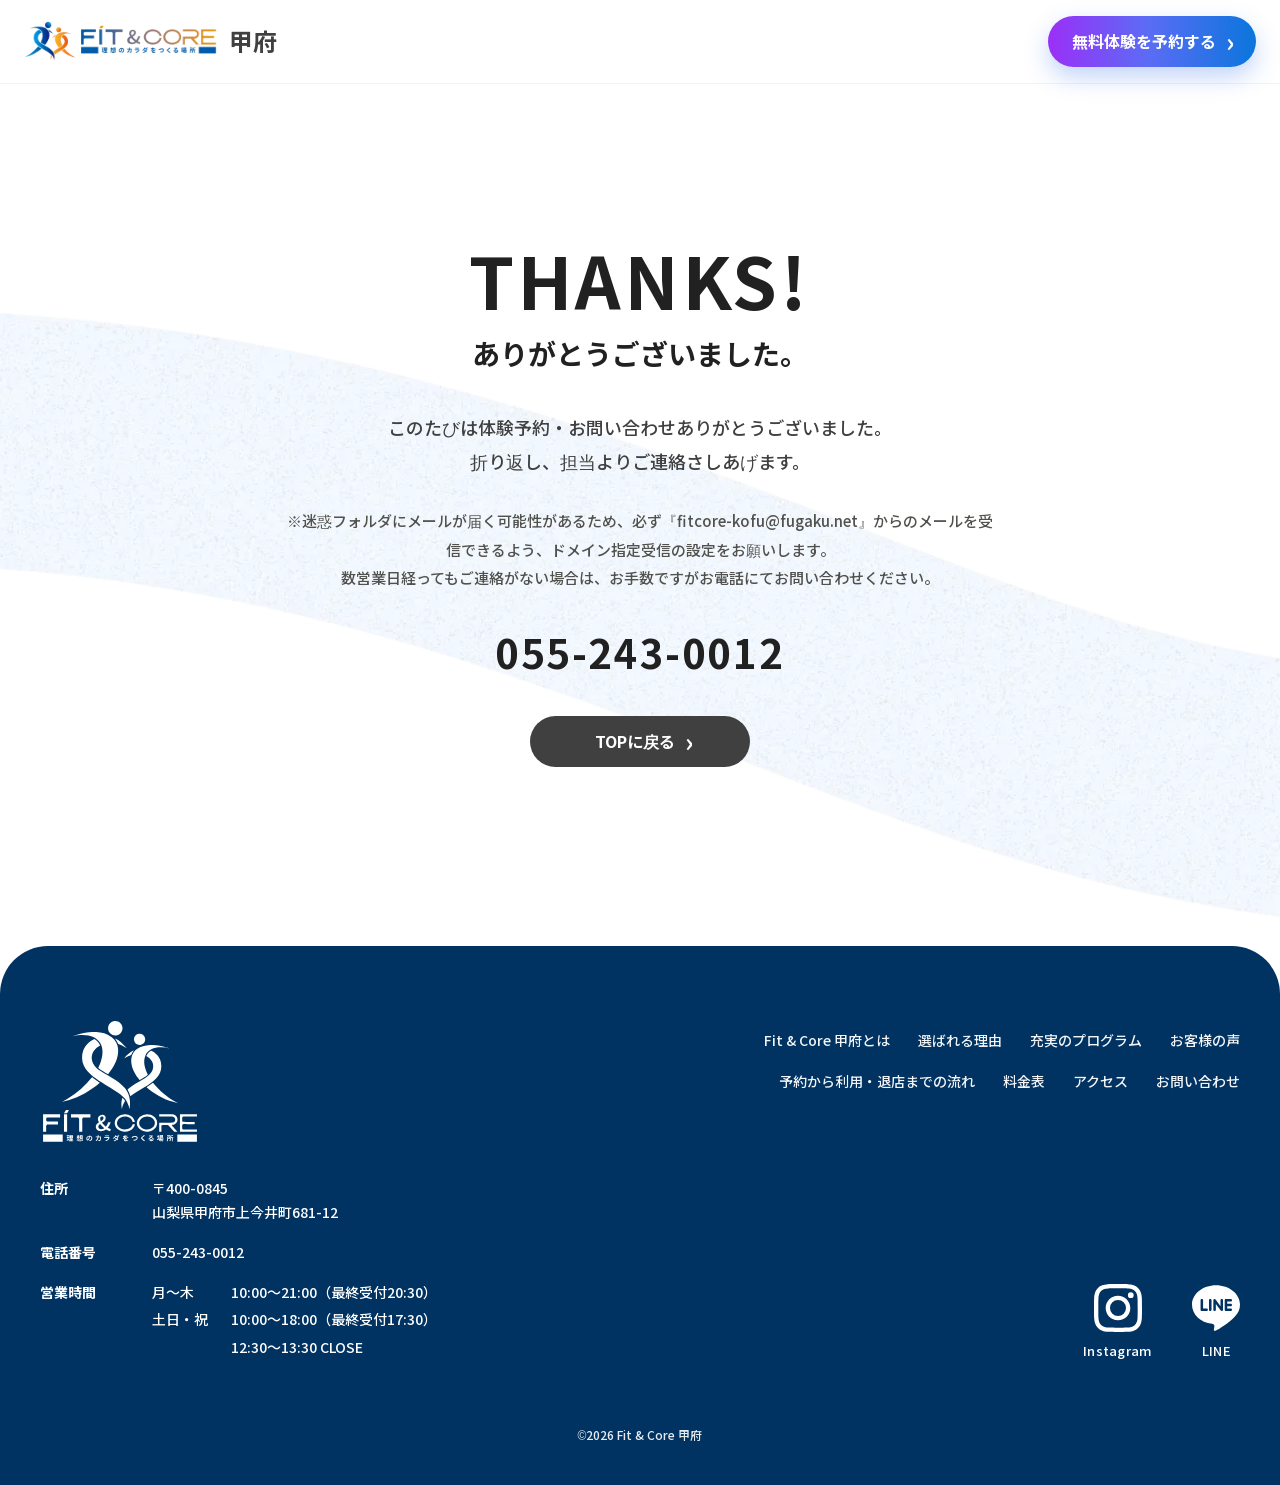
<file: thanks.html>
<!DOCTYPE html>
<html lang="ja">
<head>
  <meta charset="UTF-8">
  <meta name="viewport" content="width=device-width, initial-scale=1.0">
  <meta name="description" content="FIT＆CORE 甲府 — お問い合わせ・無料体験予約ありがとうございました。">
  <meta name="robots" content="noindex">
  <title>送信完了 | FIT＆CORE 甲府</title>

  <link rel="preload" href="assets/fonts/noto-sans-jp-subset.woff2" as="font" type="font/woff2" crossorigin>
  <link rel="stylesheet" href="css/fonts.css?v=20260717c">
  <link rel="stylesheet" href="css/style.min.css?v=20260723a">
</head>
<body>
  <div class="site">
  <header class="header">
    <div class="header__inner">
      <a class="header__logo" href="index.html">
        <img src="assets/images/logo-02.webp" alt="FIT＆CORE" width="241" height="50" decoding="async" fetchpriority="low">
        <span class="header__logo-sub">甲府</span>
      </a>
      <a class="btn btn--primary btn--sm header__cta" href="index.html#contact">無料体験を予約する<span class="btn__arrow" aria-hidden="true"></span></a>
      <button class="header__menu-btn" type="button" aria-label="メニューを開く" aria-expanded="false" aria-controls="header-nav">
        <span></span><span></span><span></span>
      </button>
    </div>
  </header>

  <main id="top">
    <section class="section thanks" aria-label="送信完了">
      <div class="thanks__bg" aria-hidden="true">
        <picture>
          <source srcset="assets/images/feature-bg-wave_sp.webp" media="(max-width: 768px)" type="image/webp">
          <img src="assets/images/feature-bg-wave.webp" alt="" width="1512" height="689" decoding="async">
        </picture>
      </div>
      <div class="container">
        <div class="thanks__content">
          <h1 class="thanks__title">THANKS!</h1>
          <p class="thanks__subtitle">ありがとうございました。</p>
          <p class="thanks__message">
            このたびは体験予約・お問い合わせありがとうございました。<br>
            折り返し、担当よりご連絡さしあげます。
          </p>
          <p class="thanks__note">
            ※迷惑フォルダにメールが届く可能性があるため、必ず『fitcore-kofu@fugaku.net』からのメールを受信できるよう、ドメイン指定受信の設定をお願いします。<br>
            数営業日経ってもご連絡がない場合は、お手数ですがお電話にてお問い合わせください。
          </p>
          <a class="thanks__tel" href="tel:0552430012">055-243-0012</a>
          <a class="btn btn--dark btn--sm thanks__back" href="index.html">TOPに戻る<span class="btn__arrow" aria-hidden="true"></span></a>
        </div>
      </div>
    </section>
  </main>

  <footer class="footer">
    <div class="container footer__inner">
      <div class="footer__brand">
        <img class="footer__logo" src="assets/images/logo-footer.svg" alt="FIT＆CORE 甲府" width="160" height="127" loading="lazy" decoding="async">
        <dl class="footer__info">
          <div class="footer__info-row">
            <dt>住所</dt>
            <dd>〒400-0845<br>山梨県甲府市上今井町681-12</dd>
          </div>
          <div class="footer__info-row">
            <dt>電話番号</dt>
            <dd><a href="tel:0552430012">055-243-0012</a></dd>
          </div>
          <div class="footer__info-row">
            <dt>営業時間</dt>
            <dd>
              <dl class="access__hours footer__hours">
                <div class="access__hours-row">
                  <dt>月〜木</dt>
                  <dd>10:00〜21:00（最終受付20:30）</dd>
                </div>
                <div class="access__hours-row">
                  <dt>土日・祝</dt>
                  <dd>10:00〜18:00（最終受付17:30）</dd>
                </div>
                <div class="access__hours-row">
                  <dt></dt>
                  <dd>12:30〜13:30 CLOSE</dd>
                </div>
              </dl>
            </dd>
          </div>
        </dl>
      </div>
      <div class="footer__aside">
        <nav class="footer__nav" aria-label="フッターナビゲーション">
          <ul class="footer__nav-row">
            <li><a href="index.html#about">Fit &amp; Core 甲府とは</a></li>
            <li><a href="index.html#about">選ばれる理由</a></li>
            <li><a href="index.html#program">充実のプログラム</a></li>
            <li><a href="index.html#reviews">お客様の声</a></li>
          </ul>
          <ul class="footer__nav-row">
            <li><a href="index.html#flow">予約から利用・退店までの流れ</a></li>
            <li><a href="index.html#price-table">料金表</a></li>
            <li><a href="index.html#access">アクセス</a></li>
            <li><a href="index.html#contact">お問い合わせ</a></li>
          </ul>
        </nav>
        <ul class="footer__sns" aria-label="SNS">
          <li>
            <a class="footer__sns-link" href="https://www.instagram.com/fit.core.kofu/" target="_blank" rel="noopener noreferrer">
              <img class="footer__sns-icon" src="assets/images/icon-instagram.svg" alt="" width="48" height="48" loading="lazy" decoding="async">
              <span class="footer__sns-label">Instagram</span>
            </a>
          </li>
          <li>
            <a class="footer__sns-link" href="https://lin.ee/ra7OqvO" target="_blank" rel="noopener noreferrer">
              <img class="footer__sns-icon" src="assets/images/icon-line.svg" alt="" width="48" height="48" loading="lazy" decoding="async">
              <span class="footer__sns-label">LINE</span>
            </a>
          </li>
        </ul>
      </div>
    </div>
    <p class="footer__copy">&copy;2026 Fit &amp; Core 甲府</p>
  </footer>
  </div>

  <div class="header__overlay" id="header-nav" aria-hidden="true" inert>
    <nav class="header__nav" aria-label="メインナビゲーション">
      <a href="index.html#about">Fit &amp; Core 甲府とは</a>
      <a href="index.html#program">充実のプログラム</a>
      <a href="index.html#reviews">お客様の声</a>
      <a href="index.html#flow">予約から利用・退店までの流れ</a>
      <a href="index.html#price-table">料金表</a>
      <a href="index.html#access">アクセス</a>
      <a href="index.html#contact">お問い合わせ</a>
      <a class="btn btn--primary btn--sm header__nav-cta" href="index.html#contact">無料体験を予約する<span class="btn__arrow" aria-hidden="true"></span></a>
    </nav>
  </div>

  <script src="js/main.js?v=20260721b" defer></script>
</body>
</html>
</file>
<file: css/fonts.css>
@font-face {
  font-family: "Noto Sans JP";
  font-style: normal;
  font-weight: 400 700;
  font-display: swap;
  src: url("../assets/fonts/noto-sans-jp-subset.woff2") format("woff2");
}
</file>
<file: css/style.min.css>
:root{--color-primary:#025cad;--color-primary-dark:#003361;--color-primary-flow:#377fc1;--color-orange:#ef790f;--color-orange-accent:#f25d01;--color-orange-light:#ff9f49;--color-text:#404040;--color-text-muted:#51514d;--color-text-dark:#212121;--color-text-news:#364153;--color-bg:#ffffff;--color-bg-beige:#fefaf6;--color-bg-beige-2:#fdf9f6;--color-bg-blue-light:#f3f9ff;--color-bg-blue-wave:#b2d5f4;--color-bg-blue-soft:#d2e5f7;--color-star:#ef790f;--color-tag-bg:#f1f4fd;--color-tag-text:#7d9ee8;--color-required:#d64a3f;--color-input-bg:#f1f1f1;--color-dark-btn:#404040;--color-submit:#51514d;--font-sans:"Noto Sans JP",sans-serif;--site-width:100vw;--container:min(1200px, calc(100% - 48px));--radius-sm:12px;--radius-md:16px;--radius-lg:24px;--radius-pill:67px;--shadow-card:0 4px 24px rgba(2, 92, 173, 0.06)}*,::after,::before{box-sizing:border-box}picture{display:block}.hero__visual picture{width:100%;height:100%}.hero__decor picture{width:100%}.about__bg picture,.about__photos picture,.access__accent picture,.contact__bg picture,.facility__bg picture,.flow__bg picture,.pricing__bg picture,.programs__bg picture,.reviews__accents picture,.thanks__bg picture{display:contents}.campaign-banner picture,.facility-card picture,.pricing-campaign picture,.pricing-visit picture{width:100%}html{scroll-behavior:smooth;scroll-padding-top:96px}body{margin:0;font-family:var(--font-sans);font-size:16px;line-height:1.7;color:var(--color-text);background:#fff}.site{width:100%;margin-inline:auto;overflow-x:hidden;background:var(--color-bg)}img{max-width:100%;height:auto;vertical-align:middle}a{color:inherit;text-decoration:none}ul{margin:0;padding:0;list-style:none}.container{width:var(--container);margin-inline:auto}.visually-hidden{position:absolute;width:1px;height:1px;padding:0;margin:-1px;overflow:hidden;clip:rect(0,0,0,0);white-space:nowrap;border:0}.btn{display:inline-flex;align-items:center;justify-content:center;gap:8px;font-family:var(--font-sans);font-weight:500;border:none;cursor:pointer;transition:opacity .2s,transform .2s}.btn:hover{opacity:.9}.btn__arrow{display:inline-flex;align-items:center;justify-content:center;flex-shrink:0;line-height:1}.btn__arrow::after{content:"›";font-size:1.55em;font-weight:700;line-height:1;transform:translateY(-.05em)}.btn--primary{background:linear-gradient(90deg,#9b2ff7 0,#5b6cf5 48%,#0a76dc 100%);color:#fff;border-radius:var(--radius-pill);box-shadow:0 10px 24px rgba(37,99,235,.28)}.btn--orange{background:var(--color-orange-accent);color:#fff;border-radius:var(--radius-pill)}.btn--dark{background:var(--color-dark-btn);color:#fff;border-radius:var(--radius-pill)}.btn--submit{background:var(--color-submit);color:#fff;border-radius:71px;min-width:296px;min-height:49px;font-size:14px;font-weight:700}.btn--sm{min-height:51px;padding:0 22px 0 24px;gap:10px;font-size:16px;font-weight:700}.btn--lg{min-height:77px;padding:0 40px;gap:12px;font-size:24px;font-weight:700}.btn--lg .btn__arrow::after{font-size:1.7em}.btn--sm .btn__arrow::after{font-size:1.6em}.hero .btn--lg{width:100%;max-width:420px;padding:0 36px 0 32px;justify-content:center}.hero .btn--lg .btn__arrow{margin-left:auto}.section-heading{margin-bottom:40px}.section-heading--center{display:flex;flex-direction:column;align-items:center;justify-content:flex-start;text-align:center}.section-heading--white .section-heading__title{color:#fff}.section-heading__dots{display:block;width:46px;height:10px;margin:0 0 16px;padding:0;position:relative;flex-shrink:0;line-height:0}.section-heading--center .section-heading__dots{margin-inline:auto}.section-heading__dots::before{content:"";display:block;width:10px;height:10px;border-radius:50%;background:var(--color-primary);box-shadow:18px 0 0 #ffcf21,36px 0 0 #ef9805}.section-heading__title{margin:0;font-size:clamp(1.5rem, 3vw, 2.25rem);font-weight:700;line-height:1.5;color:var(--color-text)}.section-heading--center .section-heading__title{width:fit-content;max-width:100%;margin-inline:auto;text-align:center}.section-heading__title--sm{font-size:clamp(1.25rem, 2.5vw, 2rem)}.section-heading__title--blue{color:var(--color-primary);font-size:clamp(1.75rem, 3vw, 2.5rem)}.section-heading--inline{margin-bottom:24px}.section{padding:80px 0}.header{position:sticky;top:0;z-index:100;background:rgba(255,255,255,.96);backdrop-filter:blur(8px);border-bottom:1px solid rgba(0,0,0,.05)}.header__inner{display:flex;align-items:center;justify-content:space-between;gap:16px;width:100%;max-width:none;min-height:83px;padding-inline:24px}.header__logo{display:flex;align-items:center;gap:12px}.header__logo img{width:auto;height:40px}.header__logo-sub{font-size:24px;font-weight:700;color:var(--color-text)}.header__menu-btn{display:none;position:relative;z-index:120;flex-direction:column;justify-content:center;gap:5px;width:44px;height:44px;padding:0;background:0 0;border:none;cursor:pointer}.header__menu-btn span{display:block;width:22px;height:2px;margin-inline:auto;background:var(--color-text);border-radius:1px;transition:transform .28s ease,opacity .2s ease;transform-origin:center}.header__overlay{display:none}.header__nav{display:none}.br-pc{display:inline}.hero{position:relative;overflow:hidden;background:#fff}.hero__visual{position:absolute;z-index:1;pointer-events:none}.hero__visual img{display:block;width:100%;height:100%;object-fit:cover;object-position:top center;border-radius:0}.hero__decor{position:absolute;left:0;right:0;bottom:0;z-index:3;pointer-events:none;line-height:0}.hero__wave{display:block;width:100%;height:auto}.hero__fade{position:absolute;z-index:2;pointer-events:none}.hero__bottom-fade{position:absolute;left:0;right:0;bottom:0;z-index:3;height:clamp(120px,20vw,220px);pointer-events:none;background:linear-gradient(to bottom,rgba(255,255,255,0) 0,rgba(255,255,255,.35) 35%,rgba(255,255,255,.75) 65%,rgba(255,255,255,.95) 85%,#fff 100%)}.hero__inner{position:relative;z-index:4}.hero__content{position:relative;width:100%}.hero__title{margin:0 0 20px;font-size:clamp(2.5rem, 5vw, 4.5rem);font-weight:700;line-height:1.25;color:var(--color-text);letter-spacing:.02em}.hero__lead{margin:0 0 36px;font-size:20px;font-weight:500;line-height:1.7;color:var(--color-text)}.hero__campaign{position:relative;width:100%;max-width:420px;margin-bottom:28px;padding-top:18px}.hero__campaign-note{position:absolute;top:0;left:50%;z-index:2;transform:translateX(-50%);display:inline-flex;align-items:center;justify-content:center;margin:0;padding:6px 18px;white-space:nowrap;font-size:15px;font-weight:700;line-height:1.4;color:var(--color-primary);background:#fff;border:1.5px solid var(--color-primary);border-radius:var(--radius-pill)}.hero__zeros{display:flex;align-items:stretch;gap:0;padding:28px 12px 22px;background:#fff;border:1px solid #e6e6e6;border-radius:20px;box-shadow:0 8px 28px rgba(64,64,64,.06)}.hero__zero{flex:1;display:flex;flex-direction:column;align-items:center;justify-content:center;text-align:center;padding:0 8px}.hero__zero+.hero__zero{border-left:1.5px dotted #cfcfcf}.hero__zero-label{margin:0 0 4px;font-size:15px;font-weight:700;line-height:1.4;color:var(--color-text)}.hero__zero-value{margin:0;font-size:18px;font-weight:700;color:var(--color-orange);line-height:1}.hero__zero-value span{font-size:clamp(2.75rem, 5vw, 3.75rem);font-family:Helvetica,Arial,"Noto Sans JP",sans-serif;font-weight:700;line-height:1;letter-spacing:-.02em}@media (min-width:1024px){.hero{min-height:980px}.hero__visual{top:0;right:0;left:45%;bottom:0;width:auto;height:auto}.hero__visual img{object-position:58% top}.hero__decor{width:100%;bottom:-38%}.hero__fade{top:0;bottom:0;left:45%;width:min(220px,16vw);background:linear-gradient(90deg,#fff 0,rgba(255,255,255,.85) 28%,rgba(255,255,255,.35) 62%,rgba(255,255,255,0) 100%)}.hero__bottom-fade{height:200px}.hero__inner{padding:56px 24px 140px;padding-left:max(24px,calc((var(--site-width) - 1512px)/ 2 + 80px))}.hero__content{max-width:520px;margin:0}.hero__title{font-size:64px}.hero__campaign-note{font-size:16px;padding:7px 22px}.hero__zeros{padding:32px 8px 24px}.hero__zero-label{font-size:16px}.hero__zero-value{font-size:20px}.hero__zero-value span{font-size:64px}}@media (max-width:1023px){.hero{min-height:auto;padding-bottom:0}.hero__visual{position:relative;width:100%;height:320px;margin-bottom:0;overflow:hidden}.hero__visual::after{content:"";position:absolute;left:0;right:0;bottom:0;z-index:2;height:clamp(120px,32vw,180px);pointer-events:none;background:linear-gradient(to bottom,rgba(255,255,255,0) 0,rgba(255,255,255,.25) 28%,rgba(255,255,255,.7) 58%,rgba(255,255,255,.95) 82%,#fff 100%)}.hero__decor{position:absolute;left:0;right:0;bottom:-18%}.hero__fade{display:none}.hero__bottom-fade{display:none}.hero__inner{padding:28px 24px 100px}.hero__campaign{max-width:none}.hero__campaign-note{font-size:13px;padding:5px 14px}.hero .btn--lg{max-width:none;font-size:18px;min-height:64px}}.campaign-banner{position:relative;z-index:5;padding:0 0 48px;margin-top:-200px;background:0 0}.campaign-banner__img{display:block;width:100%;max-width:900px;margin-inline:auto;border-radius:23px}@media (max-width:1023px){.campaign-banner{margin-top:-96px;padding:0 16px 32px}}.about{position:relative;overflow:hidden;background:#fff;padding-top:100px;padding-bottom:100px}.about__bg{position:absolute;inset:0;z-index:0;pointer-events:none}.about__bg img{position:absolute;left:0;top:2%;width:100%;height:auto;max-width:none}.about>.container{position:relative;z-index:1}.about__top{display:grid;grid-template-columns:minmax(280px,380px) 1fr;gap:64px 72px;align-items:start;margin-bottom:96px}.about__photos{position:relative;min-height:360px}.about__photo{border-radius:16px;object-fit:cover}.about__photo--1{position:relative;z-index:2;width:74%;box-shadow:0 12px 32px rgba(64,64,64,.12)}.about__photo--2{position:absolute;right:0;bottom:0;width:58%;box-shadow:0 12px 32px rgba(64,64,64,.12)}.about .section-heading{margin-bottom:0}.about .section-heading__dots{margin-bottom:24px}.about .section-heading__title{font-size:clamp(1.5rem, 2.6vw, 2rem);line-height:1.75}.about .section-heading__title::after{content:"";display:block;width:72px;height:5px;margin-top:28px;background:var(--color-primary);border-radius:3px}.about__text p{margin:28px 0 0;font-size:16px;font-weight:500;line-height:2;color:var(--color-text)}.about__text p+p{margin-top:20px}.feature-cards{display:grid;grid-template-columns:repeat(3,1fr);gap:32px}.feature-card{display:flex;flex-direction:column;align-items:center;padding:48px 28px 44px;text-align:center;background:#fffaf7;border-radius:20px}.feature-card__icon{display:flex;align-items:center;justify-content:center;width:72px;height:72px;margin-bottom:28px}.feature-card__icon img{display:block;width:100%;height:100%;object-fit:contain}.feature-card__title{margin:0;font-size:22px;font-weight:700;color:var(--color-text);line-height:1.4}.feature-card__title::after{content:"";display:block;width:56px;height:4px;margin:18px auto 0;background:var(--color-primary);border-radius:2px}.feature-card__text{margin:20px 0 0;font-size:15px;font-weight:500;color:var(--color-text-muted);line-height:1.8}.programs{position:relative;overflow:hidden;background:#fff;padding-top:clamp(140px,14vw,220px);padding-bottom:clamp(140px,14vw,220px)}.programs__bg{position:absolute;inset:0;z-index:0;pointer-events:none}.programs__bg img{position:absolute;left:0;top:0;width:100%;height:100%;max-width:none;object-fit:cover;object-position:center top}.programs .container{position:relative;z-index:1}.programs__intro{margin-bottom:0}.programs .section-heading{margin-bottom:56px}.programs__grid{display:grid;grid-template-columns:minmax(280px,1fr) minmax(320px,1.05fr);gap:48px 64px;align-items:center}.programs__catch{margin:0 0 20px;font-size:clamp(1.75rem, 3vw, 2.75rem);font-weight:700;color:var(--color-primary);line-height:1.35}.programs__catch::after{content:"";display:block;width:72px;height:5px;margin-top:18px;background:var(--color-orange-accent);border-radius:3px}.programs__lead p{margin:0;font-size:18px;font-weight:500;line-height:1.8;color:var(--color-text)}.program-tags{display:grid;grid-template-columns:1fr 1fr;gap:16px 18px}.program-tags li{display:flex;flex-direction:column;align-items:center;justify-content:center;min-height:88px;padding:18px 16px;font-size:18px;font-weight:700;color:var(--color-primary);text-align:center;line-height:1.4;background:#fff;border:1.5px solid #b7d4ef;border-radius:16px;box-shadow:none}.program-tags small{font-size:13px;font-weight:700}.facility{position:relative;overflow:hidden;background:#fff;padding-top:0;padding-bottom:120px}.facility__bg{position:absolute;inset:0;z-index:0;pointer-events:none}.facility__bg-wave{position:absolute;left:0;top:0;width:100%;height:auto;max-width:none;z-index:2}.facility__bg-fill{position:absolute;left:0;right:0;top:clamp(160px,22vw,280px);bottom:0;width:100%;height:auto;object-fit:cover;object-position:center top;max-width:none;z-index:1}.facility>.container{position:relative;z-index:1;padding-top:clamp(220px,30vw,360px)}.facility .section-heading--inline{margin-bottom:40px}.facility .section-heading__title--blue{font-size:clamp(1.75rem, 3vw, 2.25rem)}.facility .section-heading__title--blue::after{content:"";display:block;width:64px;height:5px;margin-top:14px;background:var(--color-primary);border-radius:3px}.facility__grid{display:grid;grid-template-columns:repeat(6,1fr);gap:24px}.facility-card{grid-column:span 2;margin:0;padding:14px;overflow:hidden;background:#fff;border-radius:20px;box-shadow:0 8px 24px rgba(2,92,173,.06)}.facility-card--large{grid-column:span 3}.facility-card img{display:block;width:100%;aspect-ratio:16/11;object-fit:cover;border-radius:12px}.facility-card--large img{aspect-ratio:16/10}.facility-card__body{padding:16px 4px 8px}.facility-card__name{margin:0 0 8px;font-size:16px;font-weight:700;color:var(--color-text);line-height:1.4}.facility-card__desc{margin:0;font-size:13px;font-weight:500;color:var(--color-text-muted);line-height:1.6}.reviews{position:relative;overflow:hidden;background:#fff;padding-top:120px;padding-bottom:120px}.reviews__accents{position:absolute;inset:0;z-index:0;pointer-events:none}.reviews__accent{position:absolute;display:block;width:min(440px,40vw);height:auto;max-width:none}.reviews__accent--left{left:-18%;top:48%;transform:translateY(-50%);width:min(520px,46vw)}.reviews__accent--right{right:-14%;top:48%;transform:translateY(-50%);width:min(480px,42vw)}.reviews>.container{position:relative;z-index:1}.reviews .section-heading{margin-bottom:48px}.reviews__grid{display:grid;grid-template-columns:repeat(2,1fr);gap:28px;margin-bottom:48px}.review-card{position:relative;padding:28px 32px 32px;background:#fffaf7;border-radius:16px;overflow:hidden}.review-card__head{display:flex;align-items:center;justify-content:space-between;gap:16px;margin-bottom:18px}.review-card__meta{display:inline-flex;align-items:center;gap:12px;font-size:20px;font-weight:700;color:var(--color-text);line-height:1.3}.review-card__meta::before{content:"";display:block;width:5px;height:1.15em;flex-shrink:0;background:var(--color-orange-accent);border-radius:2px}.review-card__stars{color:var(--color-star);font-size:20px;letter-spacing:2px;line-height:1}.review-card p{position:relative;z-index:1;margin:0;font-size:16px;font-weight:500;line-height:1.8;color:var(--color-text)}.reviews__action{text-align:center}.reviews__action .btn{min-width:280px;min-height:56px;padding:0 36px;font-size:18px;font-weight:700}.flow{padding:0}.flow__panel{position:relative;overflow:hidden;margin:0 24px;padding:120px 0;background:var(--color-primary-flow);border-radius:48px}.flow__bg{position:absolute;inset:0;z-index:0;pointer-events:none}.flow__bg img{position:absolute;left:0;top:0;width:100%;height:100%;max-width:none;object-fit:cover;object-position:center center}.flow__panel .container{position:relative;z-index:1}.flow__grid{display:grid;grid-template-columns:repeat(2,1fr);gap:16px}.flow-card{padding:32px;background:#fff;border-radius:var(--radius-md)}.flow-card__step{margin:0 0 8px;font-size:24px;font-weight:700;color:var(--color-orange-accent)}.flow-card__title{margin:0 0 12px;font-size:24px;font-weight:700;color:var(--color-primary)}.flow-card__text{margin:0;font-size:18px;font-weight:700;color:var(--color-primary);line-height:1.6}.pricing{position:relative;overflow:hidden;background:#fff;padding-top:clamp(100px,11vw,160px);padding-bottom:120px}.pricing__bg{position:absolute;inset:0;z-index:0;pointer-events:none}.pricing__bg-wave{position:absolute;left:0;top:clamp(72px,8vw,120px);width:100%;height:auto;max-width:none;z-index:1}.pricing__bg-fill{position:absolute;left:0;right:0;top:clamp(260px,32vw,420px);bottom:0;background:var(--color-bg-beige);z-index:0}.pricing .container{position:relative;z-index:1}.pricing .section-heading{margin-top:0;margin-bottom:40px}.pricing-campaign{display:block;position:relative;z-index:2;max-width:960px;margin:0 auto clamp(200px,26vw,360px);transition:opacity .2s ease,transform .2s ease}.pricing-campaign:hover{opacity:.96;transform:translateY(-2px)}.pricing-campaign__img{display:block;width:100%;height:auto;border-radius:24px}.pricing-visit{display:block;max-width:912px;margin:0 auto 48px;transition:opacity .2s ease,transform .2s ease}.pricing-visit:hover{opacity:.96;transform:translateY(-2px)}.pricing-visit__img{display:block;width:100%;height:auto}.yen{display:inline-block;font-size:.68em;font-weight:700;line-height:1;margin-left:.05em;transform:translateY(-.05em)}.price-cards{display:flex;flex-direction:column;gap:20px;max-width:912px;margin-inline:auto}.price-card{padding:28px 36px 32px;background:#fff;border:1px solid rgba(64,64,64,.08);border-radius:var(--radius-md);box-shadow:0 8px 28px rgba(64,64,64,.06)}.price-card__label{display:flex;align-items:center;gap:12px;margin:0 0 18px;font-size:22px;font-weight:700;color:#f68824;line-height:1.3}.price-card__label::before{content:"";display:block;width:5px;height:1.15em;flex-shrink:0;background:#f68824;border-radius:2px}.price-promo{display:flex;align-items:center;justify-content:space-between;gap:16px;margin-bottom:16px;padding:14px 22px;background:#f68824;border-radius:8px;color:#fff;font-size:16px;font-weight:700;line-height:1.4}.price-promo strong{font-size:1.35em;font-weight:700}.price-card__sub{margin:8px 0 12px;font-size:18px;font-weight:700;color:var(--color-text)}.price-row{display:flex;align-items:center;justify-content:space-between;gap:16px;padding:10px 4px;font-size:18px;font-weight:700;color:var(--color-text)}.price-row__value{font-size:20px;white-space:nowrap}.price-row__value em{font-style:normal;color:#f68824}.price-ticket{display:flex;align-items:center;gap:12px;padding:14px 4px;font-weight:700;color:var(--color-text)}.price-ticket__count{flex-shrink:0;font-size:18px}.price-pilates__line,.price-ticket__line{flex:1 1 auto;min-width:24px;height:0;border-top:2px dotted #cfcfcf}.price-ticket__unit{flex-shrink:0;padding:6px 12px;font-size:14px;color:var(--color-orange-accent);border:1.5px solid var(--color-orange-accent);border-radius:6px;white-space:nowrap}.price-ticket__total{flex-shrink:0;font-size:22px;white-space:nowrap}.price-pilates{display:flex;align-items:center;gap:12px;padding:14px 4px;font-weight:700;color:var(--color-text)}.price-pilates__count{flex-shrink:0;min-width:2.2em;font-size:18px}.price-badge{flex-shrink:0;display:inline-flex;align-items:center;justify-content:center;padding:4px 12px;font-size:13px;font-weight:700;line-height:1.3;border-radius:999px;white-space:nowrap}.price-badge--member{color:var(--color-primary);border:1.5px solid var(--color-primary);background:#fff}.price-badge--guest{color:#888;border:1.5px solid #bdbdbd;background:#fff}.price-pilates__time{flex-shrink:0;font-size:16px;white-space:nowrap}.price-pilates__price{flex-shrink:0;font-size:22px;white-space:nowrap}.access{position:relative;overflow:hidden;background:#fff;padding-top:100px;padding-bottom:120px}.access .section-heading{margin-bottom:56px}.access__grid{display:grid;grid-template-columns:1fr 1fr;gap:48px 56px;align-items:start}.access__map-col{position:relative;display:flex;flex-direction:column;align-items:center;gap:28px}.access__accent{position:absolute;left:-28%;top:8%;z-index:0;width:min(420px,70%);pointer-events:none;opacity:.55}.access__accent img{display:block;width:100%;height:auto}.access__map{position:relative;z-index:1;width:100%;overflow:hidden;border-radius:28px;aspect-ratio:1/1;background:#f3f3f3}.access__map iframe{display:block;width:100%;height:100%;border:0}.access__action{position:relative;z-index:1;text-align:center}.access__action .btn{min-width:240px;min-height:56px;padding:0 32px;font-size:18px;font-weight:700}.access__info{padding:36px 40px 40px;background:#fef8f4;border-radius:28px}.access__block{margin-bottom:28px}.access__block:last-of-type{margin-bottom:24px}.access__label{margin:0 0 10px;font-size:18px;font-weight:700;color:var(--color-orange-accent);line-height:1.4}.access__block p{margin:0;font-size:18px;font-weight:700;line-height:1.7;color:var(--color-text)}.access__contact{display:flex;flex-direction:column;align-items:flex-start;gap:12px}.access__line{display:inline-flex;align-items:center;justify-content:center;min-width:220px;min-height:48px;padding:10px 24px;font-size:16px;font-weight:700;color:#fff;background:#06c755;border-radius:var(--radius-pill);line-height:1.2;transition:opacity .2s ease,transform .2s ease}.access__line:hover{opacity:.92}.access__tel{display:inline-flex;align-items:center;justify-content:flex-start;padding:0;font-size:28px;font-weight:700;color:var(--color-text);background:0 0;border:none;border-radius:0;line-height:1.2}.access__hours{margin:0;display:flex;flex-direction:column;gap:6px}.access__hours-row{display:grid;grid-template-columns:5.5em 1fr;gap:12px 16px;align-items:baseline}.access__hours-row dd,.access__hours-row dt{margin:0;font-size:18px;font-weight:700;line-height:1.7;color:var(--color-text)}.access__hours-row dt{white-space:nowrap}.access__parking{margin:8px 0 0;font-size:20px;font-weight:700;color:var(--color-orange-accent);line-height:1.4}.news{padding-top:100px;padding-bottom:120px;background:#fff}.news .section-heading{margin-bottom:48px}.news-list{max-width:960px;margin-inline:auto;border-top:1px solid #e5e7eb}.news-item{border-bottom:1px solid #e5e7eb}.news-item__link{display:grid;grid-template-columns:140px minmax(0,1fr) auto;gap:24px;align-items:center;padding:28px 8px 28px 0;color:inherit}.news-item__link:hover .news-item__title{color:var(--color-primary)}.news-item__thumb{width:140px;height:100px;flex-shrink:0;border-radius:12px;background:url("data:image/svg+xml,%3Csvg xmlns='http://www.w3.org/2000/svg' viewBox='0 0 120 86' fill='none'%3E%3Crect width='120' height='86' rx='8' fill='%23e8e8e8'/%3E%3Cpath d='M18 62L42 34l18 18 14-16 28 26H18z' fill='%23cfcfcf'/%3E%3Ccircle cx='84' cy='26' r='8' fill='%23cfcfcf'/%3E%3C/svg%3E") center/cover no-repeat;background-color:#e8e8e8}.news-item__body{min-width:0;padding-right:8px}.news-item__meta{display:flex;align-items:center;gap:12px;margin-bottom:10px}.news-item__meta time{font-size:14px;font-weight:500;color:#6b7280}.news-item__tag{display:inline-flex;align-items:center;justify-content:center;padding:4px 14px;font-size:13px;font-weight:700;color:var(--color-tag-text);background:var(--color-tag-bg);border:1px solid #c5d4f5;border-radius:999px;line-height:1.3}.news-item__title{margin:0 0 8px;font-size:20px;font-weight:700;color:var(--color-text-dark);line-height:1.4}.news-item__excerpt{margin:0;font-size:14px;font-weight:500;color:#6b7280;line-height:1.6;white-space:nowrap;overflow:hidden;text-overflow:ellipsis}.news-item__more{position:relative;display:flex;align-items:center;justify-content:center;align-self:stretch;width:88px;flex-shrink:0;border-left:1px solid #e5e7eb}.news-item__more::after{content:"→";display:flex;align-items:center;justify-content:center;width:48px;height:48px;font-size:20px;font-weight:700;line-height:1;color:#fff;background:var(--color-primary);border-radius:50%}.news__action{margin-top:48px;text-align:center}.news__action .btn{min-width:280px;min-height:64px;padding:0 40px;font-size:22px;font-weight:700}.contact{position:relative;overflow:hidden;padding-top:clamp(140px,22vw,220px);padding-bottom:120px;background:#fff}.contact__bg{position:absolute;inset:0;z-index:0;pointer-events:none}.contact__bg-fill{position:absolute;left:0;right:0;top:clamp(80px,8.5vw,163px);bottom:0;background:#fefaf6;z-index:0}.contact__bg-wave{position:absolute;left:0;top:0;display:block;width:100%;height:auto;max-width:none;z-index:1}.contact>.container{position:relative;z-index:1}.contact .section-heading{margin-bottom:48px}.contact .section-heading__title{font-size:clamp(1.35rem, 2.8vw, 2rem)}.contact-form{max-width:690px;margin-inline:auto;padding:48px 56px;background:#fff;border:1px solid rgba(64,64,64,.08);border-radius:24px;box-shadow:0 8px 32px rgba(64,64,64,.06)}.form-row{margin-bottom:24px}.form-row--split{display:grid;grid-template-columns:1fr 1fr;gap:16px}.form-field{display:block;margin-bottom:28px}.form-field__control{display:block;margin-top:10px}.form-field__control+.form-field__control{margin-top:12px}.form-field__label{display:flex;align-items:center;gap:10px;margin-bottom:10px;font-size:16px;font-weight:700;color:var(--color-text-dark)}.form-field__required{padding:3px 10px;font-size:12px;font-weight:700;color:#fff;background:#f28b8b;border-radius:6px;line-height:1.3}.form-field input,.form-field textarea,.form-field__control input{width:100%;padding:16px 18px;font-family:inherit;font-size:15px;color:var(--color-text-dark);background:var(--color-input-bg);border:none;border-radius:8px}.form-field input::placeholder,.form-field__control input::placeholder{color:#9a9a9a}.form-field textarea{resize:vertical;min-height:120px}.contact-form__embed-note{margin:8px 0 28px;font-size:15px;font-weight:500;color:#6b7280;text-align:center}.form-check{display:flex;align-items:center;gap:8px;margin-bottom:24px;font-size:16px;cursor:pointer}.form-check a{color:var(--color-primary);text-decoration:underline}.contact-form .btn--submit{display:flex;margin-inline:auto}.thanks{position:relative;overflow:hidden;background:#fff;padding-top:clamp(100px,12vw,160px);padding-bottom:clamp(120px,14vw,200px)}.thanks__bg{position:absolute;inset:0;z-index:0;pointer-events:none}.thanks__bg img{position:absolute;left:0;top:0;width:100%;height:100%;max-width:none;object-fit:cover;object-position:center top}.thanks .container{position:relative;z-index:1}.thanks__content{display:flex;flex-direction:column;align-items:center;text-align:center;max-width:720px;margin-inline:auto}.thanks__title{margin:0 0 12px;font-size:clamp(2.75rem, 6vw, 4.5rem);font-weight:700;line-height:1.15;letter-spacing:.04em;color:var(--color-text-dark)}.thanks__subtitle{margin:0 0 36px;font-size:clamp(1.35rem, 2.8vw, 1.75rem);font-weight:700;line-height:1.5;color:var(--color-text-dark)}.thanks__message{margin:0 0 28px;font-size:clamp(.95rem, 1.6vw, 1.125rem);font-weight:500;line-height:1.9;color:var(--color-text)}.thanks__note{margin:0 0 36px;font-size:clamp(.8125rem, 1.3vw, .9375rem);font-weight:500;line-height:1.9;color:var(--color-text-muted)}.thanks__tel{display:inline-block;margin:0 0 40px;font-size:clamp(1.75rem, 4vw, 2.5rem);font-weight:700;line-height:1.2;letter-spacing:.04em;color:var(--color-text-dark);transition:opacity .2s}.thanks__tel:hover{opacity:.75}.thanks__back{min-width:220px;padding-inline:36px 28px}.footer{background:var(--color-primary-dark);color:#fff;padding:72px 0 40px;border-radius:48px 48px 0 0}.footer__inner{display:flex;align-items:flex-start;justify-content:space-between;gap:48px 64px;padding-bottom:56px}.footer__brand{flex:0 1 520px;max-width:520px}.footer__logo{display:block;width:min(160px,42%);height:auto;margin-bottom:32px}.footer__info{margin:0;display:flex;flex-direction:column;gap:16px}.footer__info-row{display:grid;grid-template-columns:5.5em 1fr;gap:16px 24px;align-items:start}.footer__info-row dt{margin:0;font-size:14px;font-weight:700;line-height:1.7;white-space:nowrap}.footer__info-row dd{margin:0;font-size:14px;font-weight:500;line-height:1.7}.footer__info-row a{color:inherit}.footer__hours{gap:4px}.footer__hours .access__hours-row{grid-template-columns:4.8em 1fr;gap:4px 12px}.footer__hours .access__hours-row dd,.footer__hours .access__hours-row dt{font-size:14px;font-weight:500;color:inherit}.footer__nav{display:flex;flex-direction:column;align-items:flex-end;gap:14px;padding-top:8px}.footer__aside{display:flex;flex-direction:column;align-items:flex-end;align-self:stretch;gap:48px;margin-left:auto}.footer__nav-row{display:flex;flex-wrap:wrap;justify-content:flex-end;gap:12px 28px}.footer__nav a{font-size:14px;font-weight:500;white-space:nowrap;opacity:.95}.footer__nav a:hover{opacity:1;text-decoration:underline}.footer__sns{display:flex;align-items:flex-start;justify-content:flex-end;gap:40px;margin:auto 0 0;padding:0;list-style:none}.footer__sns-link{display:flex;flex-direction:column;align-items:center;gap:10px;color:#fff;transition:opacity .2s}.footer__sns-link:hover{opacity:.85}.footer__sns-icon{display:block;width:48px;height:48px}.footer__sns-label{font-size:13px;font-weight:500;line-height:1.4;letter-spacing:.02em}.footer__copy{margin:0;padding-top:8px;font-size:12px;font-weight:500;text-align:center;opacity:.9}@media (max-width:1024px){.about__top,.access__grid,.programs__grid{grid-template-columns:1fr}.about__photos{max-width:420px;min-height:300px;margin-inline:auto}.about__bg img{top:0}.programs{padding-top:100px;padding-bottom:120px}.thanks{padding-top:80px;padding-bottom:120px}.facility>.container{padding-top:clamp(180px,34vw,280px)}.facility__bg-fill{top:clamp(120px,24vw,200px)}.feature-cards{grid-template-columns:repeat(2,1fr)}.facility__grid{grid-template-columns:repeat(2,1fr)}.facility-card,.facility-card--large{grid-column:span 1}}@media (max-width:768px){:root{--container:calc(100% - 32px)}.br-pc{display:none}.section{padding:48px 0}.section-heading{margin-bottom:28px}.section-heading__title{font-size:clamp(1.25rem, 5.2vw, 1.6rem)}body.is-menu-open{overflow:hidden}.header{z-index:120}.header__inner{position:relative;z-index:2;min-height:64px;padding-inline:16px}.header__logo img{height:32px}.header__logo-sub{font-size:18px}.header__cta{display:none}.header__menu-btn{display:flex}.header--open .header__menu-btn span:first-child{transform:translateY(7px) rotate(45deg)}.header--open .header__menu-btn span:nth-child(2){opacity:0;transform:scaleX(0)}.header--open .header__menu-btn span:nth-child(3){transform:translateY(-7px) rotate(-45deg)}.header__overlay{display:block;position:fixed;inset:0;z-index:110;padding:88px 24px 40px;background:linear-gradient(180deg,rgba(255,255,255,.98) 0,rgba(254,250,246,.98) 100%);backdrop-filter:blur(18px);-webkit-backdrop-filter:blur(18px);opacity:0;visibility:hidden;pointer-events:none;transition:opacity .32s ease,visibility .32s ease;overflow-y:auto;-webkit-overflow-scrolling:touch}.header__overlay.is-open{opacity:1;visibility:visible;pointer-events:auto}.header__nav{position:relative;z-index:1;display:flex;flex-direction:column;align-items:stretch;justify-content:center;gap:4px;min-height:calc(100dvh - 128px);max-width:420px;width:100%;margin-inline:auto;opacity:0;transform:translateY(16px);transition:opacity .35s ease 40ms,transform .35s ease 40ms}.header__overlay.is-open .header__nav{opacity:1;transform:translateY(0)}.header__nav a:not(.btn){display:block;padding:16px 8px;font-size:18px;font-weight:700;line-height:1.4;color:var(--color-text);text-align:center;border-bottom:1px solid rgba(64,64,64,.08);opacity:0;transform:translateY(10px);transition:opacity .35s ease,transform .35s ease,color .2s ease}.header__overlay.is-open .header__nav a:not(.btn){opacity:1;transform:translateY(0)}.header__overlay.is-open .header__nav a:not(.btn):first-child{transition-delay:60ms}.header__overlay.is-open .header__nav a:not(.btn):nth-child(2){transition-delay:0.1s}.header__overlay.is-open .header__nav a:not(.btn):nth-child(3){transition-delay:0.14s}.header__overlay.is-open .header__nav a:not(.btn):nth-child(4){transition-delay:0.18s}.header__overlay.is-open .header__nav a:not(.btn):nth-child(5){transition-delay:0.22s}.header__overlay.is-open .header__nav a:not(.btn):nth-child(6){transition-delay:0.26s}.header__overlay.is-open .header__nav a:not(.btn):nth-child(7){transition-delay:0.3s}.header__nav a:not(.btn):focus-visible,.header__nav a:not(.btn):hover{color:var(--color-primary)}.header__nav-cta{margin-top:28px;width:100%;min-height:52px;font-size:16px;opacity:0;transform:translateY(10px);transition:opacity .35s ease .34s,transform .35s ease .34s}.header__overlay.is-open .header__nav-cta{opacity:1;transform:translateY(0)}.hero__visual{height:clamp(240px,62vw,300px)}.hero__visual::after{height:clamp(100px,30vw,140px)}.hero__fade{display:none}.hero__decor{bottom:-12%}.hero__bottom-fade{display:none}.hero__inner{padding:20px 16px 72px}.hero__title{font-size:clamp(2rem, 9vw, 2.6rem);margin-bottom:12px}.hero__lead{font-size:15px;margin-bottom:20px;line-height:1.7}.hero__campaign{margin-bottom:20px}.hero__campaign-note{font-size:11px;padding:4px 10px;white-space:nowrap;letter-spacing:.01em}.hero__zeros{display:flex;flex-direction:row;align-items:stretch;padding:18px 8px 16px}.hero__zero{flex:1 1 0;width:auto;min-width:0;padding:0 4px}.hero__zero+.hero__zero{border-left:1.5px dotted #cfcfcf;border-top:none;padding-top:0;margin-top:0}.hero__zero-label{font-size:11px}.hero__zero-value{font-size:14px}.hero__zero-value span{font-size:clamp(1.75rem, 9vw, 2.5rem)}.hero .btn--lg{width:100%;min-height:54px;font-size:16px}.campaign-banner{margin-top:-56px;padding:0 12px 28px}.campaign-banner__img{border-radius:16px}.about{padding-top:56px;padding-bottom:64px}.about__bg img{top:-4%;width:140%;left:-20%;opacity:.9}.about__top{gap:28px;margin-bottom:40px}.about__photos{min-height:220px;max-width:100%}.about__text p{font-size:14px;line-height:1.8}.feature-cards{grid-template-columns:1fr;gap:14px}.feature-card{padding:28px 20px 24px}.feature-card__title{font-size:18px}.feature-card__text{font-size:14px}.programs{padding-top:56px;padding-bottom:64px;min-height:0}.programs .section-heading{margin-bottom:clamp(120px,32vw,180px)}.programs__bg img{object-fit:cover;object-position:center top;min-height:220px;opacity:.95}.thanks{padding-top:64px;padding-bottom:80px;min-height:0}.thanks__bg img{object-fit:cover;object-position:center top;min-height:220px;opacity:.95}.thanks__title{margin-bottom:8px}.thanks__subtitle{margin-bottom:28px;font-size:1.25rem}.thanks__message{margin-bottom:24px;font-size:.9375rem}.thanks__note{margin-bottom:28px;font-size:.75rem}.thanks__tel{margin-bottom:32px;font-size:1.75rem}.thanks__back{width:100%;max-width:280px}.programs__catch{font-size:clamp(1.35rem, 6vw, 1.7rem)}.programs__lead p{font-size:15px}.program-tags{grid-template-columns:1fr;gap:10px}.program-tags li{min-height:68px;font-size:16px;padding:14px 12px}.facility{padding-bottom:64px}.facility>.container{padding-top:clamp(96px,26vw,140px)}.facility__bg-fill{top:clamp(64px,18vw,96px)}.facility__bg-wave{opacity:.95}.facility__grid{grid-template-columns:1fr;gap:14px}.facility-card,.facility-card--large{grid-column:auto;padding:10px}.reviews{padding-top:64px;padding-bottom:64px}.reviews__accent--left,.reviews__accent--right{width:52vw;opacity:.45}.reviews__accent--left{left:-30%;top:58%}.reviews__accent--right{right:-32%;top:42%}.reviews__grid{grid-template-columns:1fr;gap:14px}.review-card{padding:22px 18px 24px}.review-card__meta{font-size:16px}.review-card p{font-size:14px}.reviews__action .btn{width:100%;max-width:320px;min-width:0;min-height:52px;font-size:16px}.flow__panel{margin:0 12px;border-radius:20px;padding:56px 0}.flow__bg img{object-fit:cover;object-position:30% center}.flow__grid{grid-template-columns:1fr;gap:12px;padding-inline:4px}.flow-card{padding:22px 18px}.flow-card__step{font-size:16px}.flow-card__title{font-size:18px}.flow-card__text{font-size:14px;font-weight:500}.pricing{padding-top:clamp(56px,14vw,88px);padding-bottom:72px}.pricing__bg-wave{top:clamp(40px,10vw,64px);width:140%;left:-20%;opacity:.95}.pricing__bg-fill{top:clamp(160px,42vw,220px)}.pricing .section-heading{margin-top:0;margin-bottom:24px}.pricing-campaign{margin-bottom:clamp(100px,28vw,180px)}.pricing-campaign__img{border-radius:16px}.pricing-visit{max-width:912px;width:100%;margin-bottom:28px}.price-card{padding:20px 16px 22px;border-radius:14px}.price-card__label{font-size:17px;margin-bottom:14px}.price-promo{flex-direction:column;align-items:flex-start;gap:4px;padding:12px 14px;border-radius:8px;font-size:13px}.price-promo strong{font-size:1.2em}.price-row{flex-wrap:wrap;gap:4px 10px;font-size:14px;padding:8px 0}.price-row__value{font-size:15px;white-space:normal;text-align:right;margin-left:auto}.price-pilates,.price-ticket{flex-wrap:wrap;gap:8px;padding:10px 0}.price-pilates__line,.price-ticket__line{display:none}.price-ticket__unit{font-size:11px;padding:4px 8px}.price-pilates__price,.price-ticket__total{margin-left:auto;font-size:17px}.price-pilates__count{min-width:2em;font-size:15px}.price-badge{font-size:11px;padding:3px 8px}.yen{font-size:.65em}.access{padding-top:56px;padding-bottom:64px}.access__grid{grid-template-columns:1fr;gap:24px}.access .section-heading{margin-bottom:28px}.access__accent{left:-16%;top:-4%;width:min(240px,52%);opacity:.28}.access__map{border-radius:18px;aspect-ratio:4/3}.access__info{padding:24px 18px 28px;border-radius:18px}.access__label{font-size:15px}.access__block{margin-bottom:20px}.access__block p{font-size:14px}.access__contact{width:100%;gap:10px}.access__line{width:100%;min-width:0;min-height:46px;font-size:15px}.access__tel{width:auto;font-size:22px;padding:0}.access__hours-row{grid-template-columns:4.8em 1fr;gap:6px 12px}.access__hours-row dd,.access__hours-row dt{font-size:14px}.access__parking{font-size:16px}.access__action .btn{width:100%;max-width:none;min-height:52px;font-size:16px}.news{padding-top:56px;padding-bottom:64px}.news .section-heading{margin-bottom:24px}.news-item__link{grid-template-columns:76px minmax(0,1fr);grid-template-areas:"thumb body" "more more";gap:12px;padding:18px 0}.news-item__thumb{grid-area:thumb;width:76px;height:58px}.news-item__body{grid-area:body;padding-right:0}.news-item__more{grid-area:more;width:100%;border-left:none;border-top:none;padding-top:4px;justify-content:flex-end}.news-item__more::after{width:34px;height:34px;font-size:15px}.news-item__title{font-size:15px}.news-item__excerpt{font-size:12px}.news__action{margin-top:32px}.news__action .btn{min-width:0;width:100%;max-width:320px;min-height:52px;font-size:16px}.contact{padding-top:clamp(96px,28vw,140px);padding-bottom:72px}.contact .section-heading{margin-bottom:24px}.contact .section-heading__title{font-size:clamp(1.15rem, 4.8vw, 1.45rem)}.contact__bg-wave{width:130%;left:-15%}.contact-form{padding:28px 16px;border-radius:16px}.form-field{margin-bottom:22px}.form-field__label{font-size:14px}.form-field input,.form-field__control input{padding:14px 14px;font-size:15px}.contact-form__embed-note{font-size:13px;margin-bottom:20px}.form-check{font-size:14px;align-items:flex-start}.contact-form .btn--submit{width:100%;min-width:0;max-width:100%;min-height:52px;font-size:15px}.footer{padding:48px 0 28px;border-radius:24px 24px 0 0}.footer__inner{flex-direction:column;gap:28px;padding-bottom:28px}.footer__brand{flex:none;max-width:none;width:100%}.footer__logo{width:min(120px,46%);margin-inline:auto;margin-bottom:20px}.footer__info-row{grid-template-columns:4.8em 1fr;gap:8px 14px}.footer__info-row dd,.footer__info-row dt{font-size:13px}.footer__aside{align-items:flex-start;margin-left:0;width:100%;gap:28px}.footer__nav{align-items:flex-start;padding-top:0;width:100%;gap:14px}.footer__nav-row{flex-direction:column;align-items:flex-start;justify-content:flex-start;gap:10px}.footer__nav a{font-size:14px;white-space:normal}.footer__sns{justify-content:center;width:100%;margin-top:0;gap:32px}.footer__sns-icon{width:40px;height:40px}.footer__sns-label{font-size:12px}.footer__copy{font-size:11px}.btn--lg{width:100%;min-height:52px;font-size:16px}.form-row--split{grid-template-columns:1fr}}@media (min-width:1025px){.programs .section-heading{margin-bottom:clamp(100px,10vw,160px)}.facility>.container{padding-top:clamp(20px,2.2vw,36px)}}@media (prefers-reduced-motion:no-preference){.reveal{opacity:0;transform:translate3d(0,28px,0);transition:opacity .75s cubic-bezier(.22, 1, .36, 1),transform .75s cubic-bezier(.22, 1, .36, 1);will-change:opacity,transform}.reveal--left{transform:translate3d(-32px,0,0)}.reveal--right{transform:translate3d(32px,0,0)}.reveal--soft{transform:translate3d(0,16px,0) scale(.985)}.reveal.is-visible{opacity:1;transform:none}.reveal[data-delay="1"]{transition-delay:80ms}.reveal[data-delay="2"]{transition-delay:0.16s}.reveal[data-delay="3"]{transition-delay:0.24s}.reveal[data-delay="4"]{transition-delay:0.32s}.reveal[data-delay="5"]{transition-delay:0.4s}.reveal[data-delay="6"]{transition-delay:0.48s}.reveal[data-delay="7"]{transition-delay:0.56s}.hero .btn--lg,.hero__campaign,.hero__lead,.hero__title{opacity:0;transform:translate3d(0,20px,0);transition:opacity .8s cubic-bezier(.22, 1, .36, 1),transform .8s cubic-bezier(.22, 1, .36, 1)}.hero__lead{transition-delay:0.1s}.hero__campaign{transition-delay:0.2s}.hero .btn--lg{transition-delay:0.32s}.is-ready .hero .btn--lg,.is-ready .hero__campaign,.is-ready .hero__lead,.is-ready .hero__title{opacity:1;transform:none}.facility-card,.feature-card,.flow-card,.news-item__link,.price-card,.program-tags li,.review-card{transition:transform .35s cubic-bezier(.22, 1, .36, 1),box-shadow .35s ease,opacity .75s cubic-bezier(.22, 1, .36, 1)}.facility-card:hover,.feature-card:hover,.flow-card:hover,.price-card:hover,.review-card:hover{transform:translateY(-4px)}.program-tags li:hover{transform:translateY(-3px)}.news-item__link:hover{transform:translateX(4px)}.btn{transition:transform .25s cubic-bezier(.22, 1, .36, 1),opacity .25s ease,background-color .25s ease,box-shadow .25s ease}.btn:hover{transform:translateY(-2px)}.btn:active{transform:translateY(0)}}@media (prefers-reduced-motion:reduce){.hero .btn--lg,.hero__campaign,.hero__lead,.hero__title,.reveal{opacity:1!important;transform:none!important;transition:none!important}}
</file>
